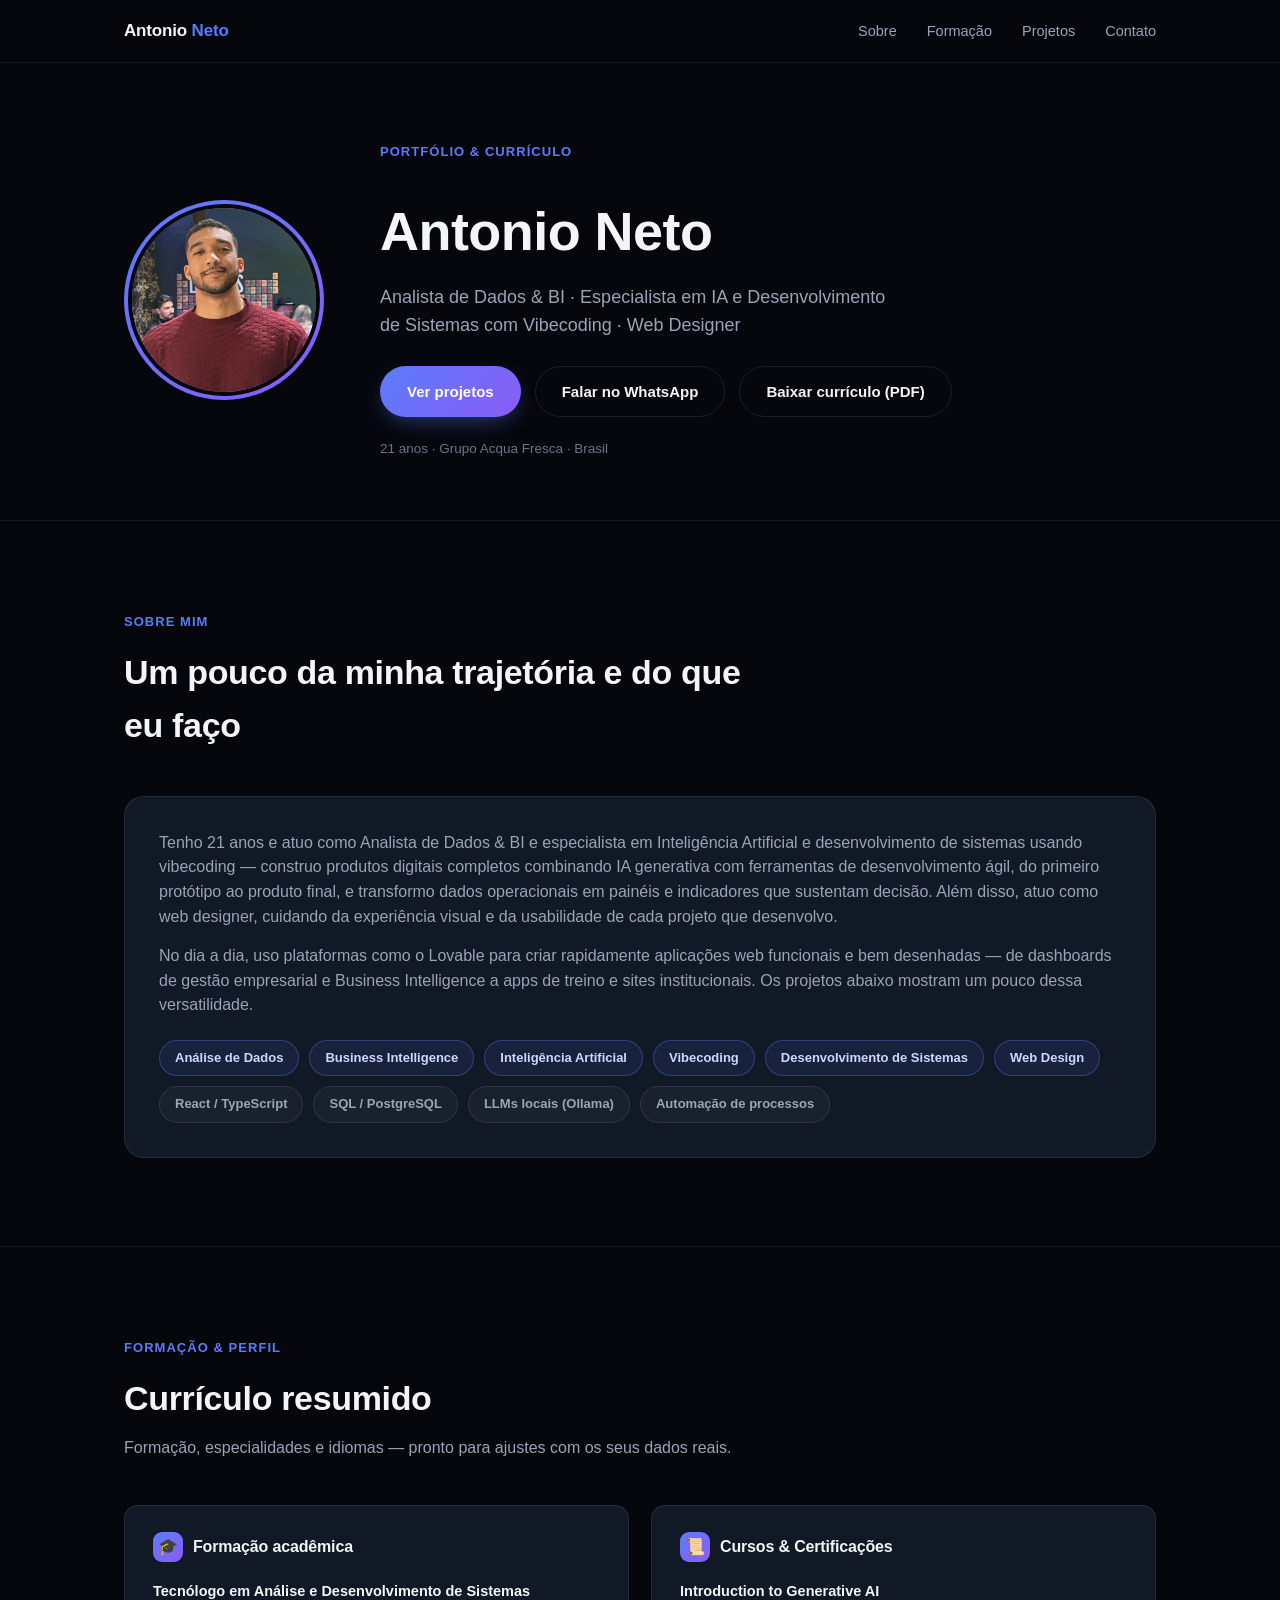
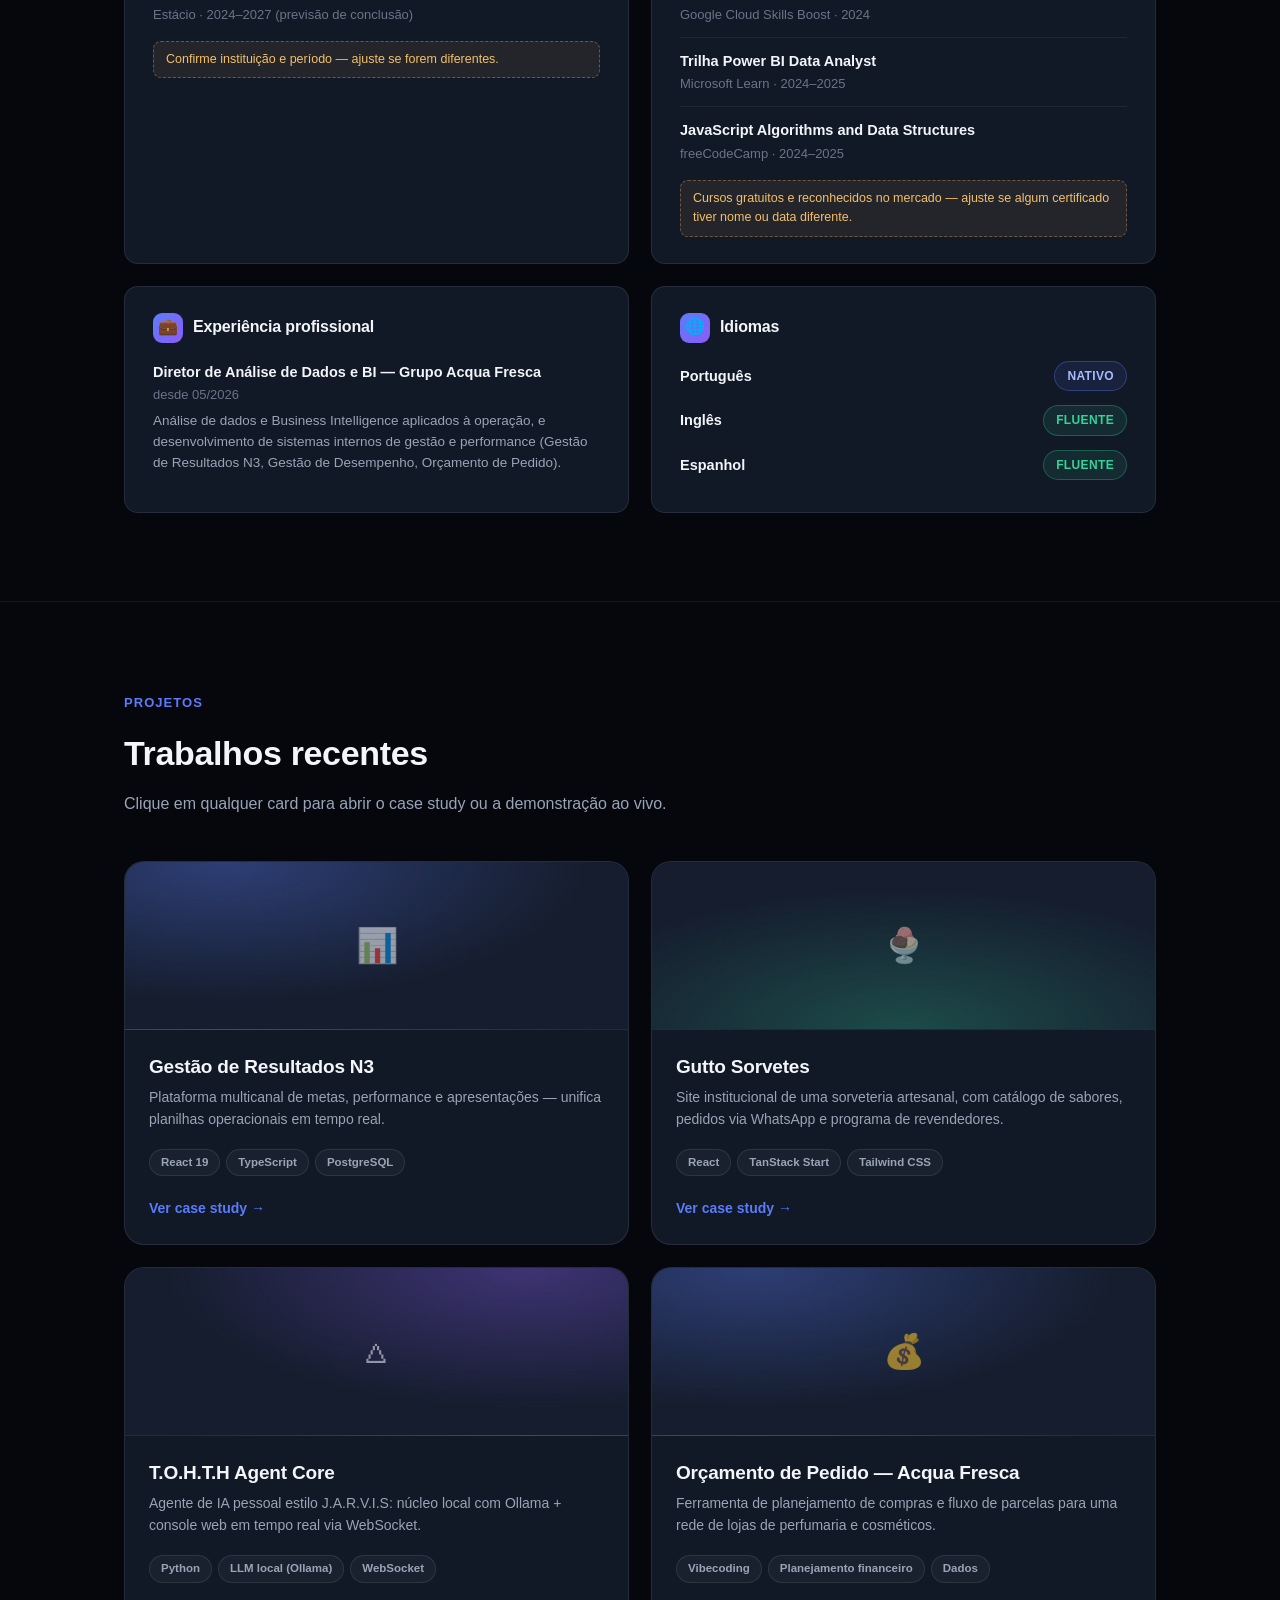
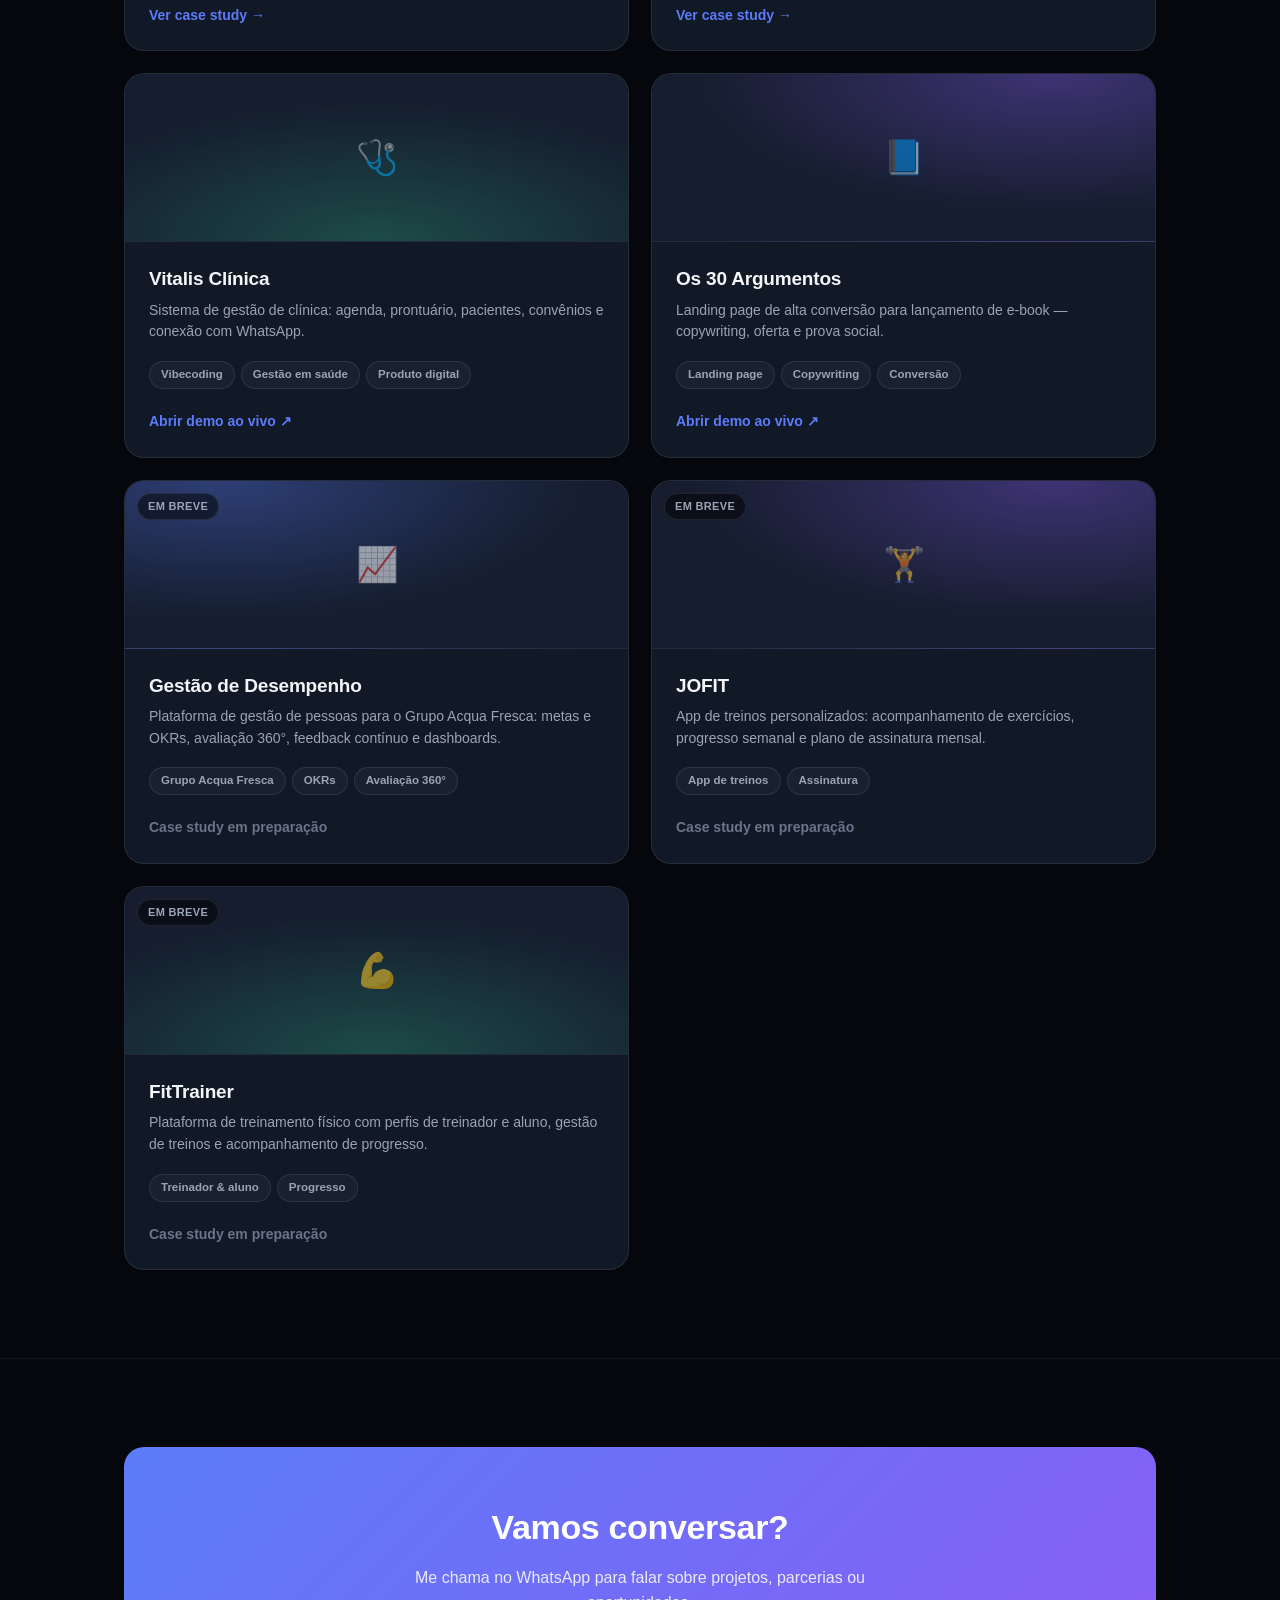
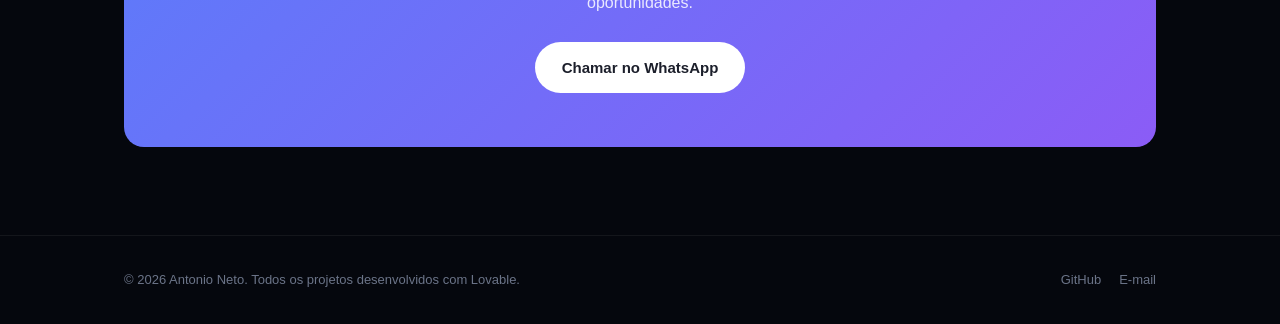
<file: index.html>
<!doctype html>
<html lang="pt-BR">
<head>
<meta charset="utf-8" />
<meta name="viewport" content="width=device-width, initial-scale=1" />
<title>Antonio Neto — Portfólio & Currículo</title>
<meta name="description" content="Antonio Neto — Analista de Dados & BI · Especialista em IA e Desenvolvimento de Sistemas com Vibecoding, Web Designer. Portfólio de projetos e currículo." />
<link rel="stylesheet" href="css/style.css" />
</head>
<body>

<header class="site">
  <div class="wrap">
    <a class="logo" href="#top">Antonio <span>Neto</span></a>
    <nav class="site-nav" id="siteNav">
      <a href="#sobre">Sobre</a>
      <a href="#formacao">Formação</a>
      <a href="#projetos">Projetos</a>
      <a href="#contato">Contato</a>
    </nav>
    <button class="nav-toggle" id="navToggle" aria-label="Abrir menu">
      <svg width="18" height="18" viewBox="0 0 24 24" fill="none" stroke="currentColor" stroke-width="2" stroke-linecap="round"><path d="M3 6h18M3 12h18M3 18h18"/></svg>
    </button>
  </div>
</header>

<main id="top">

  <!-- HERO -->
  <section class="hero">
    <div class="wrap">
      <div class="avatar-wrap">
        <img src="assets/img/avatar.jpg" alt="Foto de Antonio Neto" />
      </div>
      <div>
        <span class="eyebrow">Portfólio & Currículo</span>
        <h1>Antonio Neto</h1>
        <p class="role">Analista de Dados &amp; BI · Especialista em IA e Desenvolvimento de Sistemas com Vibecoding · Web Designer</p>
        <div class="cta-row">
          <a href="#projetos" class="btn btn-primary">Ver projetos</a>
                    <a href="https://wa.me/5575999118555" target="_blank" rel="noopener" class="btn btn-outline">Falar no WhatsApp</a>
          <a href="assets/pdf/curriculo-antonio-neto.pdf" target="_blank" rel="noopener" class="btn btn-outline">Baixar currículo (PDF)</a>
        </div>
        <div class="location-line">21 anos · Grupo Acqua Fresca · Brasil</div>
      </div>
    </div>
  </section>

  <!-- SOBRE -->
  <section id="sobre">
    <div class="wrap">
      <div class="section-head">
        <span class="eyebrow">Sobre mim</span>
        <h2>Um pouco da minha trajetória e do que eu faço</h2>
      </div>
      <div class="card">
        <p>Tenho 21 anos e atuo como Analista de Dados & BI e especialista em Inteligência Artificial e desenvolvimento de sistemas usando vibecoding — construo produtos digitais completos combinando IA generativa com ferramentas de desenvolvimento ágil, do primeiro protótipo ao produto final, e transformo dados operacionais em painéis e indicadores que sustentam decisão. Além disso, atuo como web designer, cuidando da experiência visual e da usabilidade de cada projeto que desenvolvo.</p>
        <p>No dia a dia, uso plataformas como o Lovable para criar rapidamente aplicações web funcionais e bem desenhadas — de dashboards de gestão empresarial e Business Intelligence a apps de treino e sites institucionais. Os projetos abaixo mostram um pouco dessa versatilidade.</p>
        <div class="tag-row">
          <span class="tag accent">Análise de Dados</span>
          <span class="tag accent">Business Intelligence</span>
          <span class="tag accent">Inteligência Artificial</span>
          <span class="tag accent">Vibecoding</span>
          <span class="tag accent">Desenvolvimento de Sistemas</span>
          <span class="tag accent">Web Design</span>
          <span class="tag">React / TypeScript</span>
          <span class="tag">SQL / PostgreSQL</span>
          <span class="tag">LLMs locais (Ollama)</span>
          <span class="tag">Automação de processos</span>
        </div>
      </div>
    </div>
  </section>

  <!-- FORMAÇÃO / CURRÍCULO -->
  <section id="formacao">
    <div class="wrap">
      <div class="section-head">
        <span class="eyebrow">Formação & Perfil</span>
        <h2>Currículo resumido</h2>
        <p>Formação, especialidades e idiomas — pronto para ajustes com os seus dados reais.</p>
      </div>

      <div class="resume-grid">

        <div class="resume-card">
          <h3><span class="ic">🎓</span> Formação acadêmica</h3>
          <div class="resume-item">
            <div class="r-title">Tecnólogo em Análise e Desenvolvimento de Sistemas</div>
            <div class="r-meta">Estácio · 2024–2027 (previsão de conclusão)</div>
          </div>
          <div class="placeholder-note">Confirme instituição e período — ajuste se forem diferentes.</div>
        </div>

        <div class="resume-card">
          <h3><span class="ic">📜</span> Cursos & Certificações</h3>
          <div class="resume-item">
            <div class="r-title">Introduction to Generative AI</div>
            <div class="r-meta">Google Cloud Skills Boost · 2024</div>
          </div>
          <div class="resume-item">
            <div class="r-title">Trilha Power BI Data Analyst</div>
            <div class="r-meta">Microsoft Learn · 2024–2025</div>
          </div>
          <div class="resume-item">
            <div class="r-title">JavaScript Algorithms and Data Structures</div>
            <div class="r-meta">freeCodeCamp · 2024–2025</div>
          </div>
          <div class="placeholder-note">Cursos gratuitos e reconhecidos no mercado — ajuste se algum certificado tiver nome ou data diferente.</div>
        </div>

        <div class="resume-card">
          <h3><span class="ic">💼</span> Experiência profissional</h3>
          <div class="resume-item">
            <div class="r-title">Diretor de Análise de Dados e BI — Grupo Acqua Fresca</div>
            <div class="r-meta">desde 05/2026</div>
            <div class="r-desc">Análise de dados e Business Intelligence aplicados à operação, e desenvolvimento de sistemas internos de gestão e performance (Gestão de Resultados N3, Gestão de Desempenho, Orçamento de Pedido).</div>
          </div>
        </div>

        <div class="resume-card">
          <h3><span class="ic">🌐</span> Idiomas</h3>
          <div class="lang-row">
            <div class="lang-item">
              <span class="r-title">Português</span>
              <span class="lang-level native">Nativo</span>
            </div>
            <div class="lang-item">
              <span class="r-title">Inglês</span>
              <span class="lang-level">Fluente</span>
            </div>
            <div class="lang-item">
              <span class="r-title">Espanhol</span>
              <span class="lang-level">Fluente</span>
            </div>
          </div>
        </div>

      </div>
    </div>
  </section>

  <!-- PROJETOS -->
  <section id="projetos">
    <div class="wrap">
      <div class="section-head">
        <span class="eyebrow">Projetos</span>
        <h2>Trabalhos recentes</h2>
        <p>Clique em qualquer card para abrir o case study ou a demonstração ao vivo.</p>
      </div>

      <div class="projects-grid">

        <!-- 1. Gestão de Resultados N3 -->
        <a class="project-card" href="projetos/gestao-resultados-n3/index.html">
          <div class="project-thumb gradient-1"><span class="thumb-icon">📊</span></div>
          <div class="project-body">
            <h3>Gestão de Resultados N3</h3>
            <p>Plataforma multicanal de metas, performance e apresentações — unifica planilhas operacionais em tempo real.</p>
            <div class="project-tags">
              <span class="tag">React 19</span>
              <span class="tag">TypeScript</span>
              <span class="tag">PostgreSQL</span>
            </div>
            <span class="project-link">Ver case study →</span>
          </div>
        </a>

        <!-- 2. Gutto Sorvetes -->
        <a class="project-card" href="projetos/gutto-sorvetes/index.html">
          <div class="project-thumb gradient-3"><span class="thumb-icon">🍨</span></div>
          <div class="project-body">
            <h3>Gutto Sorvetes</h3>
            <p>Site institucional de uma sorveteria artesanal, com catálogo de sabores, pedidos via WhatsApp e programa de revendedores.</p>
            <div class="project-tags">
              <span class="tag">React</span>
              <span class="tag">TanStack Start</span>
              <span class="tag">Tailwind CSS</span>
            </div>
            <span class="project-link">Ver case study →</span>
          </div>
        </a>

        <!-- 3. T.O.H.T.H Agent Core -->
        <a class="project-card" href="projetos/tohth-agent-core/index.html">
          <div class="project-thumb gradient-2"><span class="thumb-icon">🜂</span></div>
          <div class="project-body">
            <h3>T.O.H.T.H Agent Core</h3>
            <p>Agente de IA pessoal estilo J.A.R.V.I.S: núcleo local com Ollama + console web em tempo real via WebSocket.</p>
            <div class="project-tags">
              <span class="tag">Python</span>
              <span class="tag">LLM local (Ollama)</span>
              <span class="tag">WebSocket</span>
            </div>
            <span class="project-link">Ver case study →</span>
          </div>
        </a>

        <!-- 4. Orçamento Acqua Fresca -->
        <a class="project-card" href="projetos/orcamento-acqua-fresca/index.html">
          <div class="project-thumb gradient-1"><span class="thumb-icon">💰</span></div>
          <div class="project-body">
            <h3>Orçamento de Pedido — Acqua Fresca</h3>
            <p>Ferramenta de planejamento de compras e fluxo de parcelas para uma rede de lojas de perfumaria e cosméticos.</p>
            <div class="project-tags">
              <span class="tag">Vibecoding</span>
              <span class="tag">Planejamento financeiro</span>
              <span class="tag">Dados</span>
            </div>
            <span class="project-link">Ver case study →</span>
          </div>
        </a>

        <!-- 5. Vitalis Clínica -->
        <a class="project-card" href="projetos/vitalis-clinica/index.html" target="_blank" rel="noopener">
          <div class="project-thumb gradient-3"><span class="thumb-icon">🩺</span></div>
          <div class="project-body">
            <h3>Vitalis Clínica</h3>
            <p>Sistema de gestão de clínica: agenda, prontuário, pacientes, convênios e conexão com WhatsApp.</p>
            <div class="project-tags">
              <span class="tag">Vibecoding</span>
              <span class="tag">Gestão em saúde</span>
              <span class="tag">Produto digital</span>
            </div>
            <span class="project-link">Abrir demo ao vivo ↗</span>
          </div>
        </a>

        <!-- 6. Os 30 Argumentos -->
        <a class="project-card" href="projetos/os-30-argumentos/index.html" target="_blank" rel="noopener">
          <div class="project-thumb gradient-2"><span class="thumb-icon">📘</span></div>
          <div class="project-body">
            <h3>Os 30 Argumentos</h3>
            <p>Landing page de alta conversão para lançamento de e-book — copywriting, oferta e prova social.</p>
            <div class="project-tags">
              <span class="tag">Landing page</span>
              <span class="tag">Copywriting</span>
              <span class="tag">Conversão</span>
            </div>
            <span class="project-link">Abrir demo ao vivo ↗</span>
          </div>
        </a>

        <!-- 7. Gestão de Desempenho -->
        <div class="project-card">
          <div class="project-thumb gradient-1">
            <span class="thumb-badge">Em breve</span>
            <span class="thumb-icon">📈</span>
          </div>
          <div class="project-body">
            <h3>Gestão de Desempenho</h3>
            <p>Plataforma de gestão de pessoas para o Grupo Acqua Fresca: metas e OKRs, avaliação 360°, feedback contínuo e dashboards.</p>
            <div class="project-tags">
              <span class="tag">Grupo Acqua Fresca</span>
              <span class="tag">OKRs</span>
              <span class="tag">Avaliação 360°</span>
            </div>
            <span class="project-link disabled">Case study em preparação</span>
          </div>
        </div>

        <!-- 8. JOFIT -->
        <div class="project-card">
          <div class="project-thumb gradient-2">
            <span class="thumb-badge">Em breve</span>
            <span class="thumb-icon">🏋️</span>
          </div>
          <div class="project-body">
            <h3>JOFIT</h3>
            <p>App de treinos personalizados: acompanhamento de exercícios, progresso semanal e plano de assinatura mensal.</p>
            <div class="project-tags">
              <span class="tag">App de treinos</span>
              <span class="tag">Assinatura</span>
            </div>
            <span class="project-link disabled">Case study em preparação</span>
          </div>
        </div>

        <!-- 9. FitTrainer -->
        <div class="project-card">
          <div class="project-thumb gradient-3">
            <span class="thumb-badge">Em breve</span>
            <span class="thumb-icon">💪</span>
          </div>
          <div class="project-body">
            <h3>FitTrainer</h3>
            <p>Plataforma de treinamento físico com perfis de treinador e aluno, gestão de treinos e acompanhamento de progresso.</p>
            <div class="project-tags">
              <span class="tag">Treinador & aluno</span>
              <span class="tag">Progresso</span>
            </div>
            <span class="project-link disabled">Case study em preparação</span>
          </div>
        </div>

      </div>
    </div>
  </section>

  <!-- CONTATO -->
  <section id="contato">
    <div class="wrap">
      <div class="cta-band">
        <h2>Vamos conversar?</h2>
        <p>Me chama no WhatsApp para falar sobre projetos, parcerias ou oportunidades.</p>
                <a href="https://wa.me/5575999118555" target="_blank" rel="noopener" class="btn btn-outline">Chamar no WhatsApp</a>
      </div>
    </div>
  </section>

</main>

<footer class="site">
  <div class="wrap">
    <p>© 2026 Antonio Neto. Todos os projetos desenvolvidos com Lovable.</p>
    <div class="footer-links">
      <a href="https://github.com/antonioneto62258-hub" target="_blank" rel="noopener">GitHub</a>
      <a href="mailto:antonioneto62258@gmail.com">E-mail</a>
    </div>
  </div>
</footer>

<script src="js/script.js"></script>
</body>
</html>
</file>
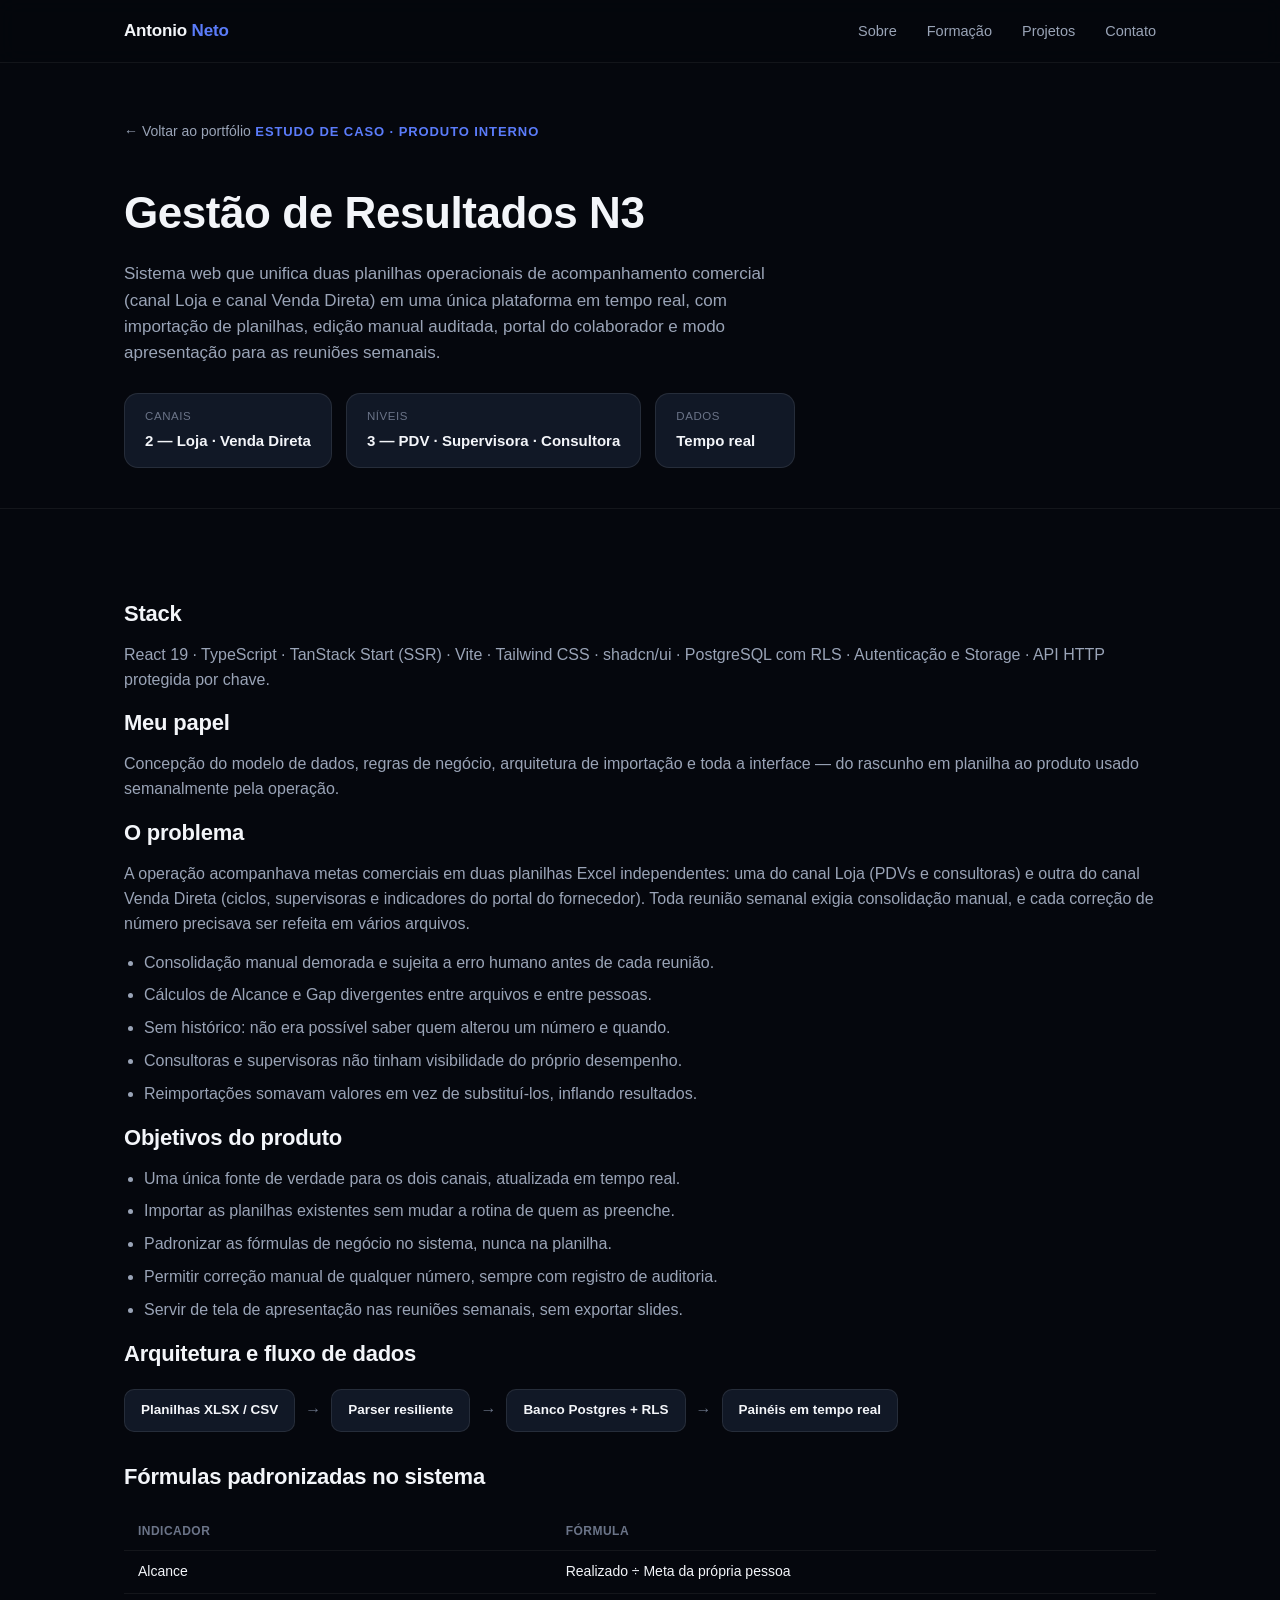
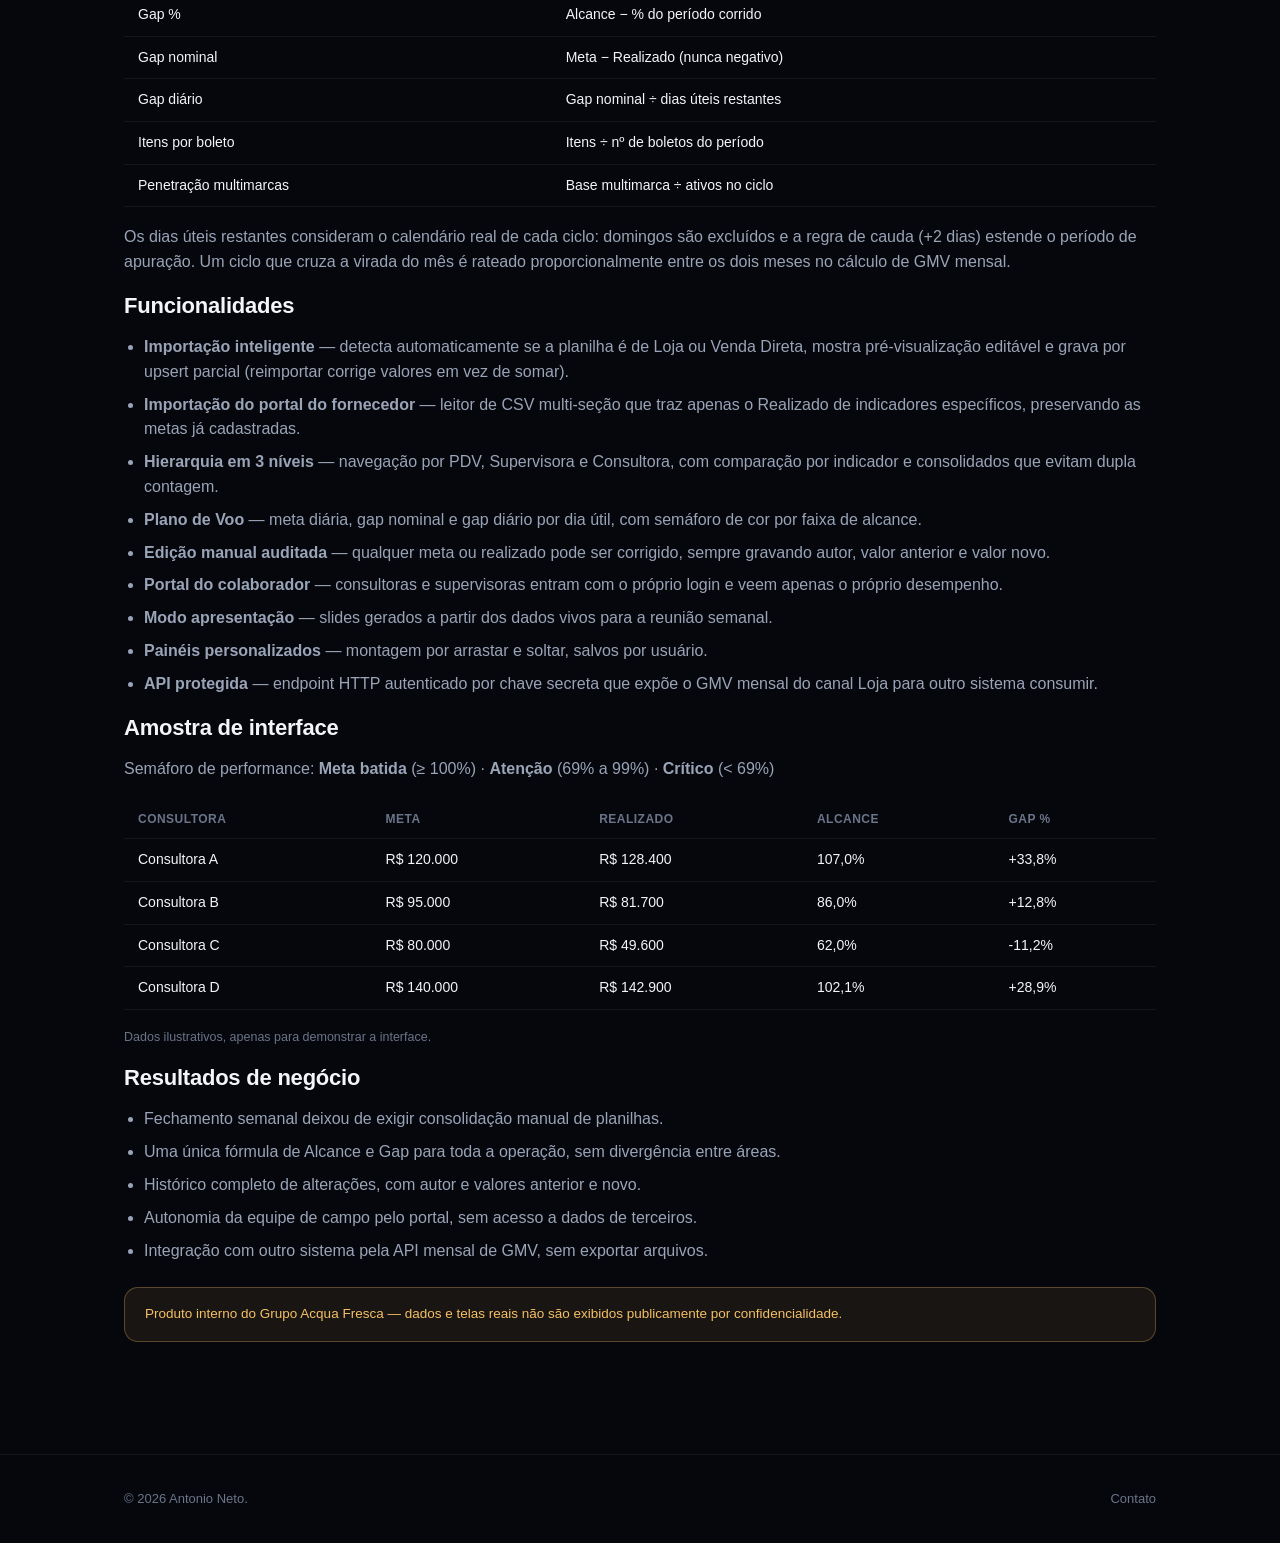
<file: projetos/gestao-resultados-n3/index.html>
<!doctype html>
<html lang="pt-BR">
<head>
<meta charset="utf-8" />
<meta name="viewport" content="width=device-width, initial-scale=1" />
<title>Gestão de Resultados N3 — Case study · Antonio Neto</title>
<meta name="description" content="Estudo de caso: plataforma multicanal de metas, performance e apresentações para acompanhamento comercial em tempo real." />
<link rel="stylesheet" href="../../css/style.css" />
</head>
<body>

<header class="site">
  <div class="wrap">
    <a class="logo" href="../../index.html">Antonio <span>Neto</span></a>
    <nav class="site-nav" id="siteNav">
      <a href="../../index.html#sobre">Sobre</a>
      <a href="../../index.html#formacao">Formação</a>
      <a href="../../index.html#projetos">Projetos</a>
      <a href="../../index.html#contato">Contato</a>
    </nav>
  </div>
</header>

<main>
  <section class="case-hero">
    <div class="wrap">
      <a class="case-back" href="../../index.html#projetos">← Voltar ao portfólio</a>
      <span class="case-kicker">Estudo de caso · Produto interno</span>
      <h1>Gestão de Resultados N3</h1>
      <p class="lead">Sistema web que unifica duas planilhas operacionais de acompanhamento comercial (canal Loja e canal Venda Direta) em uma única plataforma em tempo real, com importação de planilhas, edição manual auditada, portal do colaborador e modo apresentação para as reuniões semanais.</p>

      <div class="case-meta">
        <div class="meta-pill"><div class="k">Canais</div><div class="v">2 — Loja · Venda Direta</div></div>
        <div class="meta-pill"><div class="k">Níveis</div><div class="v">3 — PDV · Supervisora · Consultora</div></div>
        <div class="meta-pill"><div class="k">Dados</div><div class="v">Tempo real</div></div>
      </div>
    </div>
  </section>

  <section class="case-body">
    <div class="wrap">

      <h2>Stack</h2>
      <p>React 19 · TypeScript · TanStack Start (SSR) · Vite · Tailwind CSS · shadcn/ui · PostgreSQL com RLS · Autenticação e Storage · API HTTP protegida por chave.</p>

      <h2>Meu papel</h2>
      <p>Concepção do modelo de dados, regras de negócio, arquitetura de importação e toda a interface — do rascunho em planilha ao produto usado semanalmente pela operação.</p>

      <h2>O problema</h2>
      <p>A operação acompanhava metas comerciais em duas planilhas Excel independentes: uma do canal Loja (PDVs e consultoras) e outra do canal Venda Direta (ciclos, supervisoras e indicadores do portal do fornecedor). Toda reunião semanal exigia consolidação manual, e cada correção de número precisava ser refeita em vários arquivos.</p>
      <ul>
        <li>Consolidação manual demorada e sujeita a erro humano antes de cada reunião.</li>
        <li>Cálculos de Alcance e Gap divergentes entre arquivos e entre pessoas.</li>
        <li>Sem histórico: não era possível saber quem alterou um número e quando.</li>
        <li>Consultoras e supervisoras não tinham visibilidade do próprio desempenho.</li>
        <li>Reimportações somavam valores em vez de substituí-los, inflando resultados.</li>
      </ul>

      <h2>Objetivos do produto</h2>
      <ul>
        <li>Uma única fonte de verdade para os dois canais, atualizada em tempo real.</li>
        <li>Importar as planilhas existentes sem mudar a rotina de quem as preenche.</li>
        <li>Padronizar as fórmulas de negócio no sistema, nunca na planilha.</li>
        <li>Permitir correção manual de qualquer número, sempre com registro de auditoria.</li>
        <li>Servir de tela de apresentação nas reuniões semanais, sem exportar slides.</li>
      </ul>

      <h2>Arquitetura e fluxo de dados</h2>
      <div class="case-flow">
        <div class="step">Planilhas XLSX / CSV</div>
        <span class="arrow">→</span>
        <div class="step">Parser resiliente</div>
        <span class="arrow">→</span>
        <div class="step">Banco Postgres + RLS</div>
        <span class="arrow">→</span>
        <div class="step">Painéis em tempo real</div>
      </div>

      <h2>Fórmulas padronizadas no sistema</h2>
      <table>
        <tr><th>Indicador</th><th>Fórmula</th></tr>
        <tr><td>Alcance</td><td>Realizado ÷ Meta da própria pessoa</td></tr>
        <tr><td>Gap %</td><td>Alcance − % do período corrido</td></tr>
        <tr><td>Gap nominal</td><td>Meta − Realizado (nunca negativo)</td></tr>
        <tr><td>Gap diário</td><td>Gap nominal ÷ dias úteis restantes</td></tr>
        <tr><td>Itens por boleto</td><td>Itens ÷ nº de boletos do período</td></tr>
        <tr><td>Penetração multimarcas</td><td>Base multimarca ÷ ativos no ciclo</td></tr>
      </table>
      <p>Os dias úteis restantes consideram o calendário real de cada ciclo: domingos são excluídos e a regra de cauda (+2 dias) estende o período de apuração. Um ciclo que cruza a virada do mês é rateado proporcionalmente entre os dois meses no cálculo de GMV mensal.</p>

      <h2>Funcionalidades</h2>
      <ul>
        <li><strong>Importação inteligente</strong> — detecta automaticamente se a planilha é de Loja ou Venda Direta, mostra pré-visualização editável e grava por upsert parcial (reimportar corrige valores em vez de somar).</li>
        <li><strong>Importação do portal do fornecedor</strong> — leitor de CSV multi-seção que traz apenas o Realizado de indicadores específicos, preservando as metas já cadastradas.</li>
        <li><strong>Hierarquia em 3 níveis</strong> — navegação por PDV, Supervisora e Consultora, com comparação por indicador e consolidados que evitam dupla contagem.</li>
        <li><strong>Plano de Voo</strong> — meta diária, gap nominal e gap diário por dia útil, com semáforo de cor por faixa de alcance.</li>
        <li><strong>Edição manual auditada</strong> — qualquer meta ou realizado pode ser corrigido, sempre gravando autor, valor anterior e valor novo.</li>
        <li><strong>Portal do colaborador</strong> — consultoras e supervisoras entram com o próprio login e veem apenas o próprio desempenho.</li>
        <li><strong>Modo apresentação</strong> — slides gerados a partir dos dados vivos para a reunião semanal.</li>
        <li><strong>Painéis personalizados</strong> — montagem por arrastar e soltar, salvos por usuário.</li>
        <li><strong>API protegida</strong> — endpoint HTTP autenticado por chave secreta que expõe o GMV mensal do canal Loja para outro sistema consumir.</li>
      </ul>

      <h2>Amostra de interface</h2>
      <p>Semáforo de performance: <strong>Meta batida</strong> (≥ 100%) · <strong>Atenção</strong> (69% a 99%) · <strong>Crítico</strong> (&lt; 69%)</p>
      <table>
        <tr><th>Consultora</th><th>Meta</th><th>Realizado</th><th>Alcance</th><th>Gap %</th></tr>
        <tr><td>Consultora A</td><td>R$ 120.000</td><td>R$ 128.400</td><td>107,0%</td><td>+33,8%</td></tr>
        <tr><td>Consultora B</td><td>R$ 95.000</td><td>R$ 81.700</td><td>86,0%</td><td>+12,8%</td></tr>
        <tr><td>Consultora C</td><td>R$ 80.000</td><td>R$ 49.600</td><td>62,0%</td><td>-11,2%</td></tr>
        <tr><td>Consultora D</td><td>R$ 140.000</td><td>R$ 142.900</td><td>102,1%</td><td>+28,9%</td></tr>
      </table>
      <p style="font-size:12.5px;color:var(--text-faint)">Dados ilustrativos, apenas para demonstrar a interface.</p>

      <h2>Resultados de negócio</h2>
      <ul>
        <li>Fechamento semanal deixou de exigir consolidação manual de planilhas.</li>
        <li>Uma única fórmula de Alcance e Gap para toda a operação, sem divergência entre áreas.</li>
        <li>Histórico completo de alterações, com autor e valores anterior e novo.</li>
        <li>Autonomia da equipe de campo pelo portal, sem acesso a dados de terceiros.</li>
        <li>Integração com outro sistema pela API mensal de GMV, sem exportar arquivos.</li>
      </ul>

      <div class="case-note">Produto interno do Grupo Acqua Fresca — dados e telas reais não são exibidos publicamente por confidencialidade.</div>

    </div>
  </section>
</main>

<footer class="site">
  <div class="wrap">
    <p>© 2026 Antonio Neto.</p>
    <div class="footer-links">
      <a href="../../index.html#contato">Contato</a>
    </div>
  </div>
</footer>

</body>
</html>
</file>
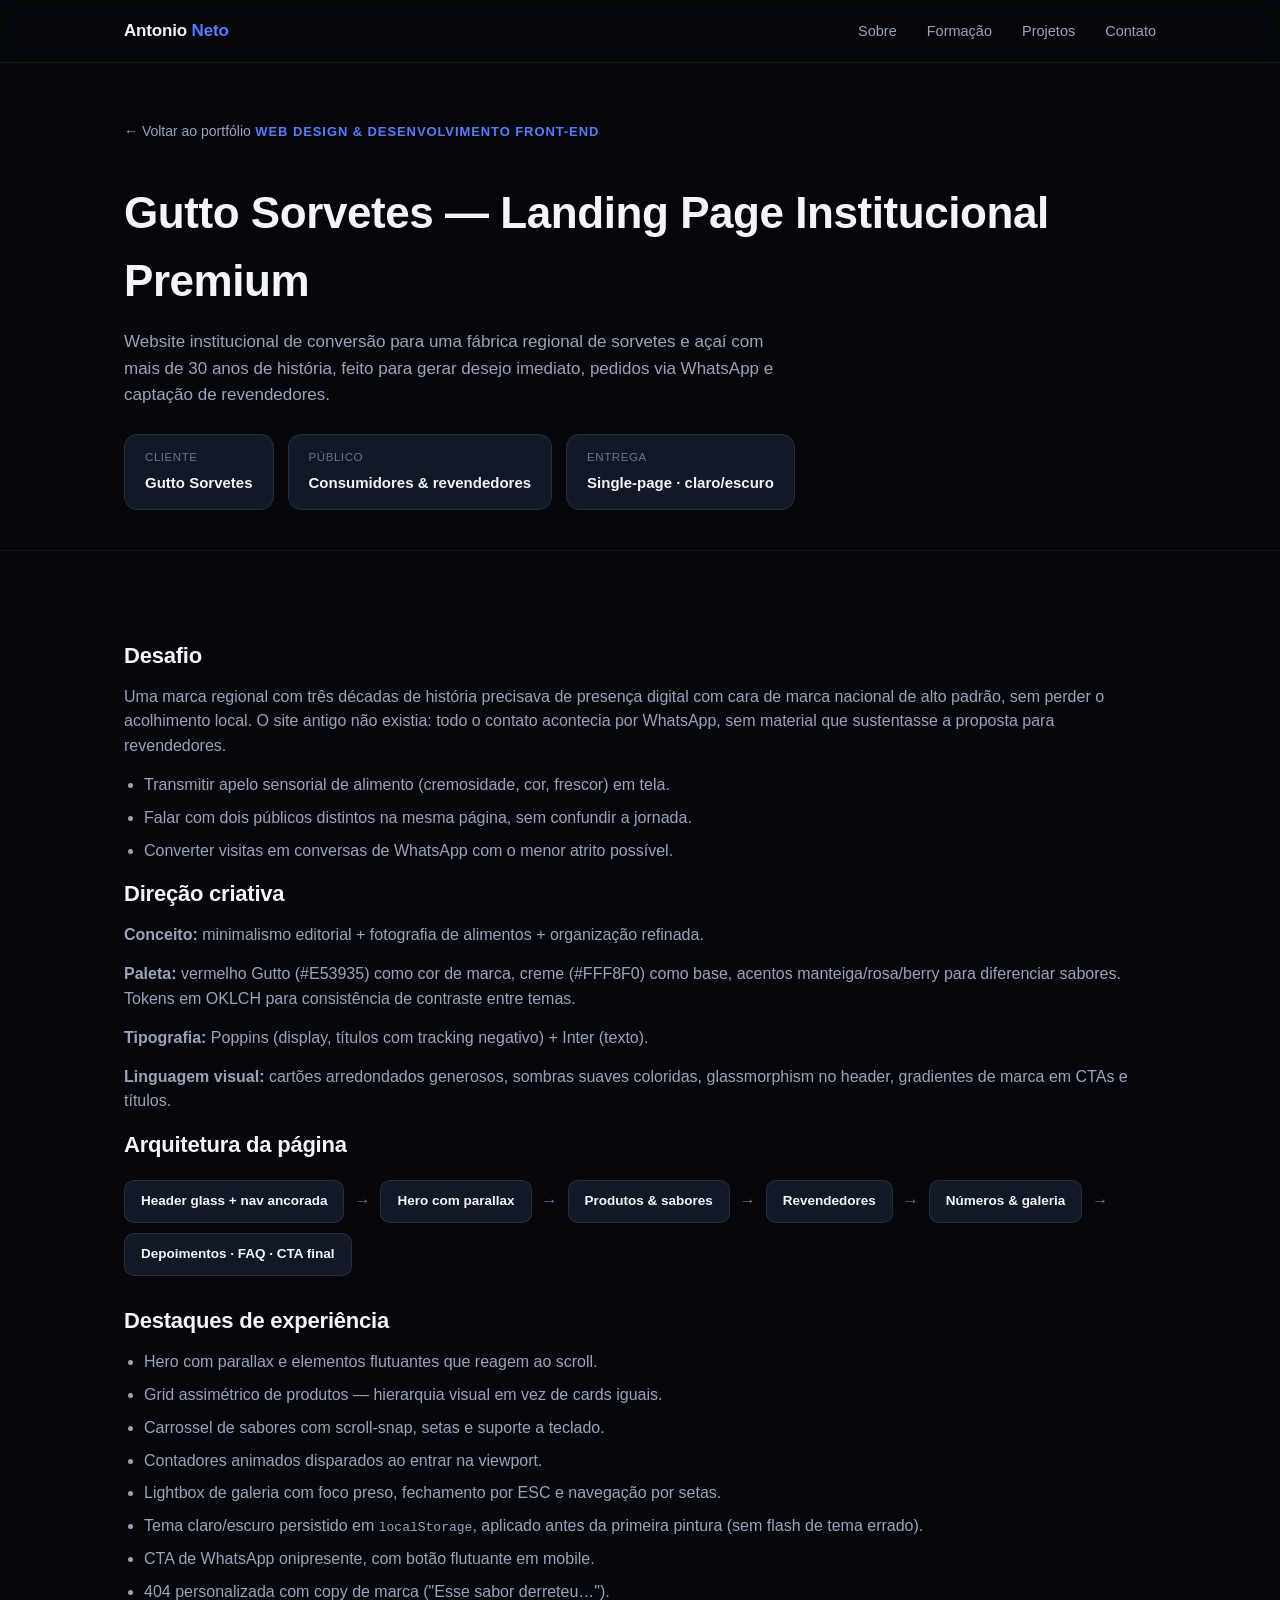
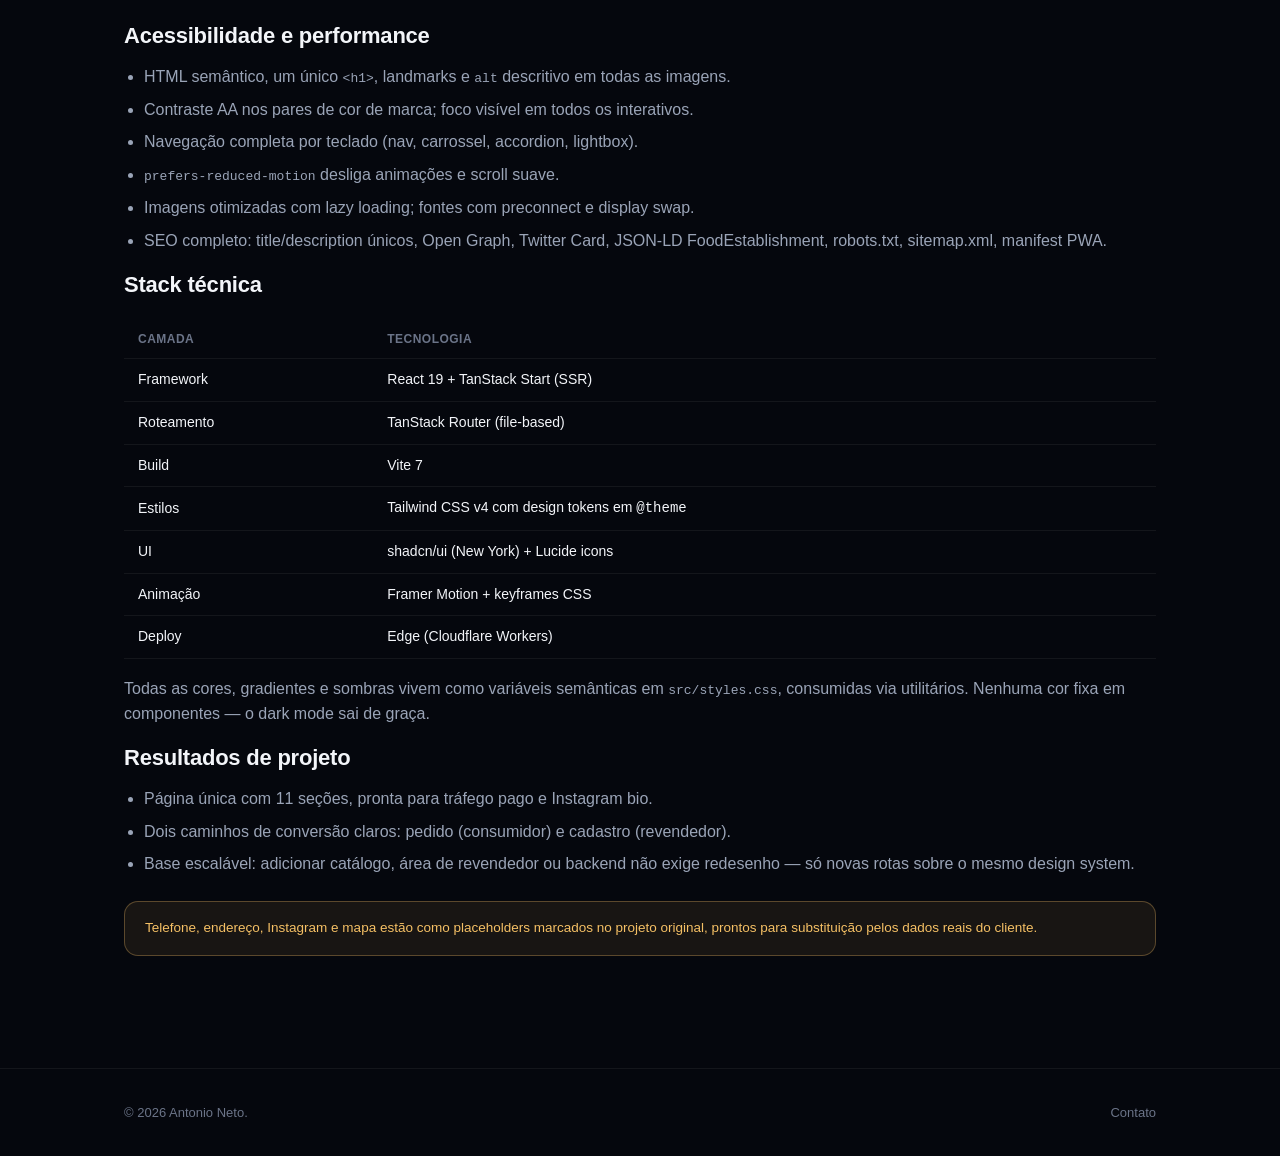
<file: projetos/gutto-sorvetes/index.html>
<!doctype html>
<html lang="pt-BR">
<head>
<meta charset="utf-8" />
<meta name="viewport" content="width=device-width, initial-scale=1" />
<title>Gutto Sorvetes — Case study · Antonio Neto</title>
<meta name="description" content="Estudo de caso: landing page institucional premium para a Gutto Sorvetes, fábrica regional de sorvetes e açaí." />
<link rel="stylesheet" href="../../css/style.css" />
</head>
<body>

<header class="site">
  <div class="wrap">
    <a class="logo" href="../../index.html">Antonio <span>Neto</span></a>
    <nav class="site-nav" id="siteNav">
      <a href="../../index.html#sobre">Sobre</a>
      <a href="../../index.html#formacao">Formação</a>
      <a href="../../index.html#projetos">Projetos</a>
      <a href="../../index.html#contato">Contato</a>
    </nav>
  </div>
</header>

<main>
  <section class="case-hero">
    <div class="wrap">
      <a class="case-back" href="../../index.html#projetos">← Voltar ao portfólio</a>
      <span class="case-kicker">Web design & desenvolvimento front-end</span>
      <h1>Gutto Sorvetes — Landing Page Institucional Premium</h1>
      <p class="lead">Website institucional de conversão para uma fábrica regional de sorvetes e açaí com mais de 30 anos de história, feito para gerar desejo imediato, pedidos via WhatsApp e captação de revendedores.</p>

      <div class="case-meta">
        <div class="meta-pill"><div class="k">Cliente</div><div class="v">Gutto Sorvetes</div></div>
        <div class="meta-pill"><div class="k">Público</div><div class="v">Consumidores & revendedores</div></div>
        <div class="meta-pill"><div class="k">Entrega</div><div class="v">Single-page · claro/escuro</div></div>
      </div>
    </div>
  </section>

  <section class="case-body">
    <div class="wrap">

      <h2>Desafio</h2>
      <p>Uma marca regional com três décadas de história precisava de presença digital com cara de marca nacional de alto padrão, sem perder o acolhimento local. O site antigo não existia: todo o contato acontecia por WhatsApp, sem material que sustentasse a proposta para revendedores.</p>
      <ul>
        <li>Transmitir apelo sensorial de alimento (cremosidade, cor, frescor) em tela.</li>
        <li>Falar com dois públicos distintos na mesma página, sem confundir a jornada.</li>
        <li>Converter visitas em conversas de WhatsApp com o menor atrito possível.</li>
      </ul>

      <h2>Direção criativa</h2>
      <p><strong>Conceito:</strong> minimalismo editorial + fotografia de alimentos + organização refinada.</p>
      <p><strong>Paleta:</strong> vermelho Gutto (#E53935) como cor de marca, creme (#FFF8F0) como base, acentos manteiga/rosa/berry para diferenciar sabores. Tokens em OKLCH para consistência de contraste entre temas.</p>
      <p><strong>Tipografia:</strong> Poppins (display, títulos com tracking negativo) + Inter (texto).</p>
      <p><strong>Linguagem visual:</strong> cartões arredondados generosos, sombras suaves coloridas, glassmorphism no header, gradientes de marca em CTAs e títulos.</p>

      <h2>Arquitetura da página</h2>
      <div class="case-flow">
        <div class="step">Header glass + nav ancorada</div>
        <span class="arrow">→</span>
        <div class="step">Hero com parallax</div>
        <span class="arrow">→</span>
        <div class="step">Produtos & sabores</div>
        <span class="arrow">→</span>
        <div class="step">Revendedores</div>
        <span class="arrow">→</span>
        <div class="step">Números & galeria</div>
        <span class="arrow">→</span>
        <div class="step">Depoimentos · FAQ · CTA final</div>
      </div>

      <h2>Destaques de experiência</h2>
      <ul>
        <li>Hero com parallax e elementos flutuantes que reagem ao scroll.</li>
        <li>Grid assimétrico de produtos — hierarquia visual em vez de cards iguais.</li>
        <li>Carrossel de sabores com scroll-snap, setas e suporte a teclado.</li>
        <li>Contadores animados disparados ao entrar na viewport.</li>
        <li>Lightbox de galeria com foco preso, fechamento por ESC e navegação por setas.</li>
        <li>Tema claro/escuro persistido em <code>localStorage</code>, aplicado antes da primeira pintura (sem flash de tema errado).</li>
        <li>CTA de WhatsApp onipresente, com botão flutuante em mobile.</li>
        <li>404 personalizada com copy de marca ("Esse sabor derreteu…").</li>
      </ul>

      <h2>Acessibilidade e performance</h2>
      <ul>
        <li>HTML semântico, um único <code>&lt;h1&gt;</code>, landmarks e <code>alt</code> descritivo em todas as imagens.</li>
        <li>Contraste AA nos pares de cor de marca; foco visível em todos os interativos.</li>
        <li>Navegação completa por teclado (nav, carrossel, accordion, lightbox).</li>
        <li><code>prefers-reduced-motion</code> desliga animações e scroll suave.</li>
        <li>Imagens otimizadas com lazy loading; fontes com preconnect e display swap.</li>
        <li>SEO completo: title/description únicos, Open Graph, Twitter Card, JSON-LD FoodEstablishment, robots.txt, sitemap.xml, manifest PWA.</li>
      </ul>

      <h2>Stack técnica</h2>
      <table>
        <tr><th>Camada</th><th>Tecnologia</th></tr>
        <tr><td>Framework</td><td>React 19 + TanStack Start (SSR)</td></tr>
        <tr><td>Roteamento</td><td>TanStack Router (file-based)</td></tr>
        <tr><td>Build</td><td>Vite 7</td></tr>
        <tr><td>Estilos</td><td>Tailwind CSS v4 com design tokens em <code>@theme</code></td></tr>
        <tr><td>UI</td><td>shadcn/ui (New York) + Lucide icons</td></tr>
        <tr><td>Animação</td><td>Framer Motion + keyframes CSS</td></tr>
        <tr><td>Deploy</td><td>Edge (Cloudflare Workers)</td></tr>
      </table>
      <p>Todas as cores, gradientes e sombras vivem como variáveis semânticas em <code>src/styles.css</code>, consumidas via utilitários. Nenhuma cor fixa em componentes — o dark mode sai de graça.</p>

      <h2>Resultados de projeto</h2>
      <ul>
        <li>Página única com 11 seções, pronta para tráfego pago e Instagram bio.</li>
        <li>Dois caminhos de conversão claros: pedido (consumidor) e cadastro (revendedor).</li>
        <li>Base escalável: adicionar catálogo, área de revendedor ou backend não exige redesenho — só novas rotas sobre o mesmo design system.</li>
      </ul>

      <div class="case-note">Telefone, endereço, Instagram e mapa estão como placeholders marcados no projeto original, prontos para substituição pelos dados reais do cliente.</div>

    </div>
  </section>
</main>

<footer class="site">
  <div class="wrap">
    <p>© 2026 Antonio Neto.</p>
    <div class="footer-links">
      <a href="../../index.html#contato">Contato</a>
    </div>
  </div>
</footer>

</body>
</html>
</file>
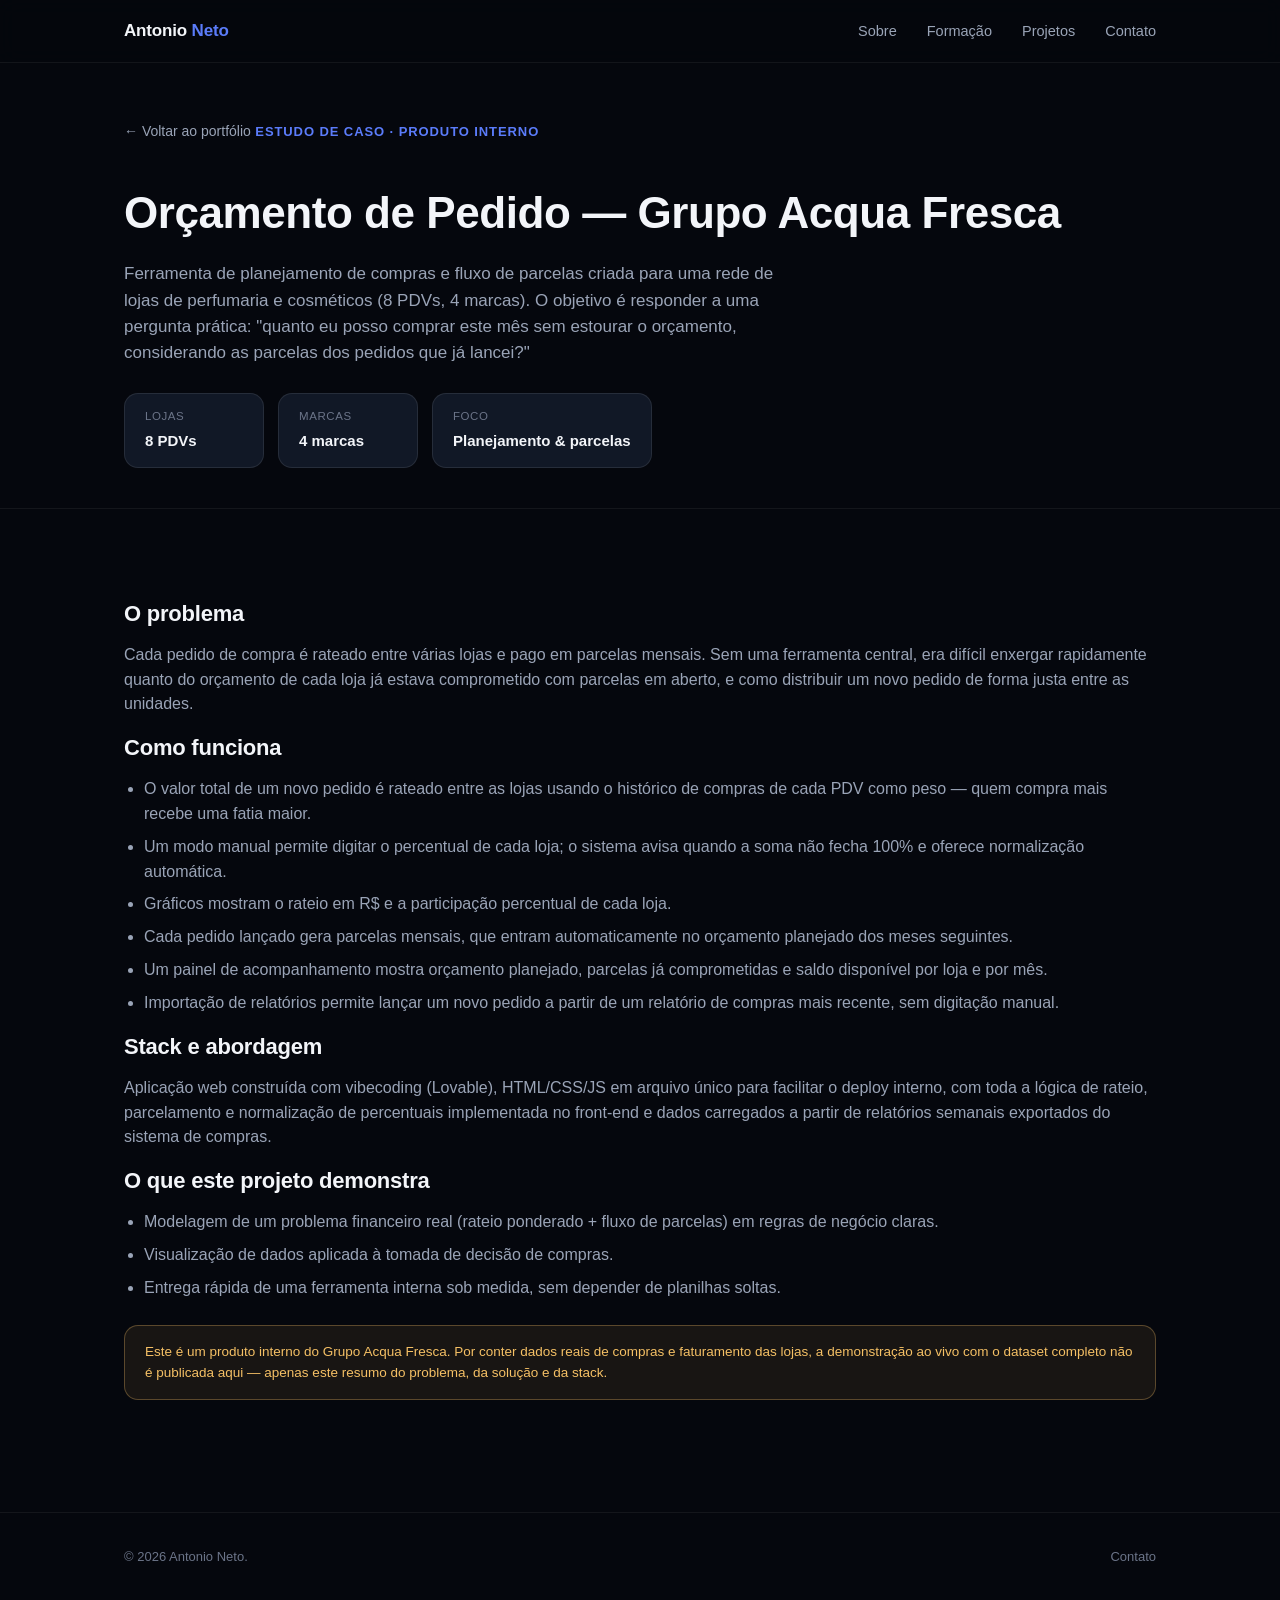
<file: projetos/orcamento-acqua-fresca/index.html>
<!doctype html>
<html lang="pt-BR">
<head>
<meta charset="utf-8" />
<meta name="viewport" content="width=device-width, initial-scale=1" />
<title>Orçamento de Pedido — Acqua Fresca — Case study · Antonio Neto</title>
<meta name="description" content="Estudo de caso: ferramenta de planejamento de compras e fluxo de parcelas para uma rede de lojas de perfumaria e cosméticos." />
<link rel="stylesheet" href="../../css/style.css" />
</head>
<body>

<header class="site">
  <div class="wrap">
    <a class="logo" href="../../index.html">Antonio <span>Neto</span></a>
    <nav class="site-nav" id="siteNav">
      <a href="../../index.html#sobre">Sobre</a>
      <a href="../../index.html#formacao">Formação</a>
      <a href="../../index.html#projetos">Projetos</a>
      <a href="../../index.html#contato">Contato</a>
    </nav>
  </div>
</header>

<main>
  <section class="case-hero">
    <div class="wrap">
      <a class="case-back" href="../../index.html#projetos">← Voltar ao portfólio</a>
      <span class="case-kicker">Estudo de caso · Produto interno</span>
      <h1>Orçamento de Pedido — Grupo Acqua Fresca</h1>
      <p class="lead">Ferramenta de planejamento de compras e fluxo de parcelas criada para uma rede de lojas de perfumaria e cosméticos (8 PDVs, 4 marcas). O objetivo é responder a uma pergunta prática: "quanto eu posso comprar este mês sem estourar o orçamento, considerando as parcelas dos pedidos que já lancei?"</p>

      <div class="case-meta">
        <div class="meta-pill"><div class="k">Lojas</div><div class="v">8 PDVs</div></div>
        <div class="meta-pill"><div class="k">Marcas</div><div class="v">4 marcas</div></div>
        <div class="meta-pill"><div class="k">Foco</div><div class="v">Planejamento & parcelas</div></div>
      </div>
    </div>
  </section>

  <section class="case-body">
    <div class="wrap">

      <h2>O problema</h2>
      <p>Cada pedido de compra é rateado entre várias lojas e pago em parcelas mensais. Sem uma ferramenta central, era difícil enxergar rapidamente quanto do orçamento de cada loja já estava comprometido com parcelas em aberto, e como distribuir um novo pedido de forma justa entre as unidades.</p>

      <h2>Como funciona</h2>
      <ul>
        <li>O valor total de um novo pedido é rateado entre as lojas usando o histórico de compras de cada PDV como peso — quem compra mais recebe uma fatia maior.</li>
        <li>Um modo manual permite digitar o percentual de cada loja; o sistema avisa quando a soma não fecha 100% e oferece normalização automática.</li>
        <li>Gráficos mostram o rateio em R$ e a participação percentual de cada loja.</li>
        <li>Cada pedido lançado gera parcelas mensais, que entram automaticamente no orçamento planejado dos meses seguintes.</li>
        <li>Um painel de acompanhamento mostra orçamento planejado, parcelas já comprometidas e saldo disponível por loja e por mês.</li>
        <li>Importação de relatórios permite lançar um novo pedido a partir de um relatório de compras mais recente, sem digitação manual.</li>
      </ul>

      <h2>Stack e abordagem</h2>
      <p>Aplicação web construída com vibecoding (Lovable), HTML/CSS/JS em arquivo único para facilitar o deploy interno, com toda a lógica de rateio, parcelamento e normalização de percentuais implementada no front-end e dados carregados a partir de relatórios semanais exportados do sistema de compras.</p>

      <h2>O que este projeto demonstra</h2>
      <ul>
        <li>Modelagem de um problema financeiro real (rateio ponderado + fluxo de parcelas) em regras de negócio claras.</li>
        <li>Visualização de dados aplicada à tomada de decisão de compras.</li>
        <li>Entrega rápida de uma ferramenta interna sob medida, sem depender de planilhas soltas.</li>
      </ul>

      <div class="case-note">Este é um produto interno do Grupo Acqua Fresca. Por conter dados reais de compras e faturamento das lojas, a demonstração ao vivo com o dataset completo não é publicada aqui — apenas este resumo do problema, da solução e da stack.</div>

    </div>
  </section>
</main>

<footer class="site">
  <div class="wrap">
    <p>© 2026 Antonio Neto.</p>
    <div class="footer-links">
      <a href="../../index.html#contato">Contato</a>
    </div>
  </div>
</footer>

</body>
</html>
</file>
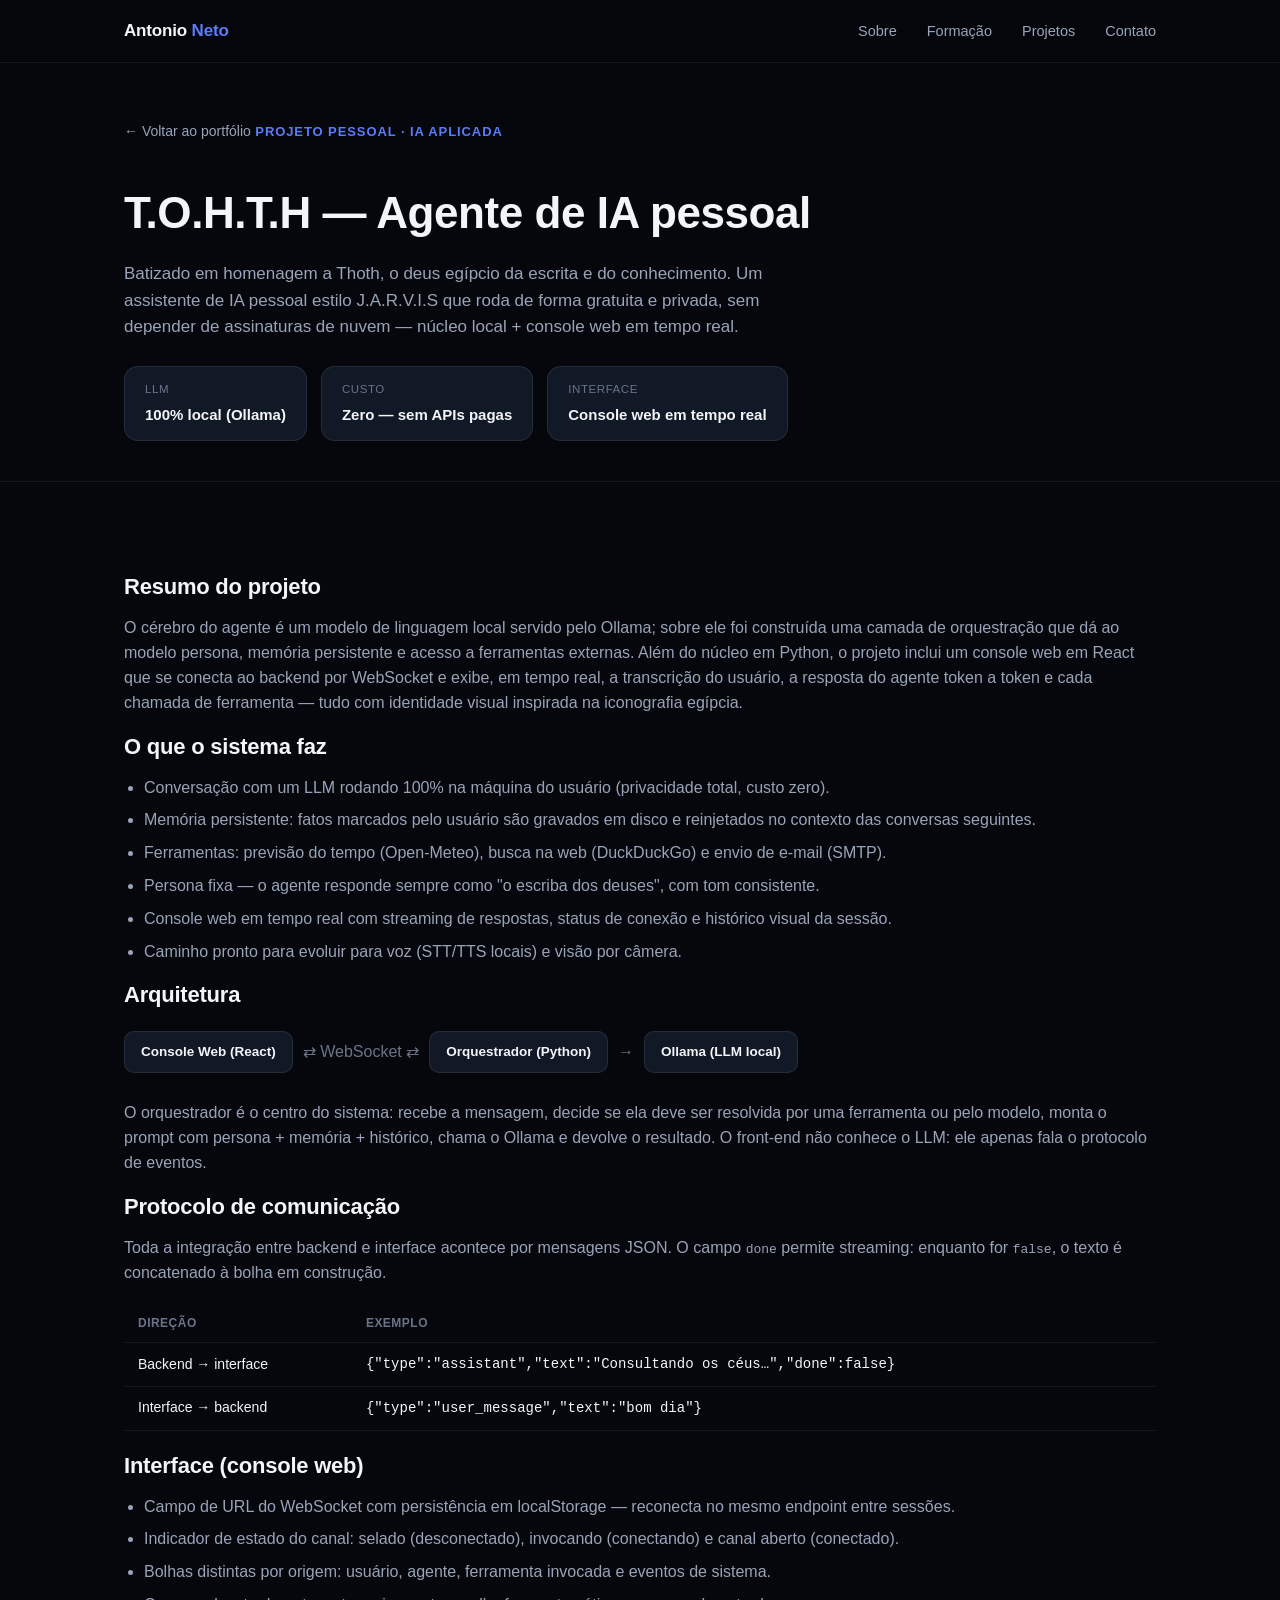
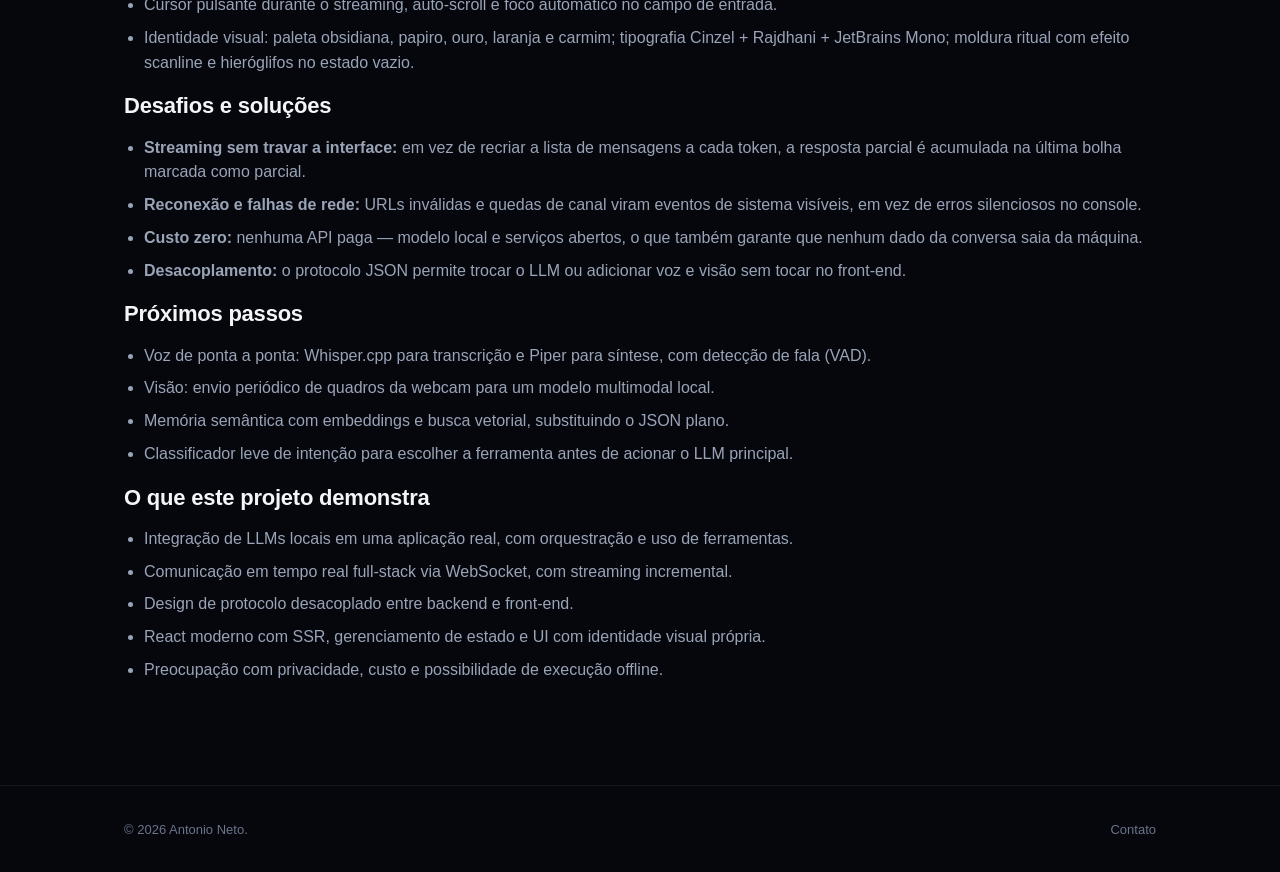
<file: projetos/tohth-agent-core/index.html>
<!doctype html>
<html lang="pt-BR">
<head>
<meta charset="utf-8" />
<meta name="viewport" content="width=device-width, initial-scale=1" />
<title>T.O.H.T.H Agent Core — Case study · Antonio Neto</title>
<meta name="description" content="Estudo de caso: agente de IA pessoal estilo J.A.R.V.I.S, com núcleo local (Ollama) e console web em tempo real via WebSocket." />
<link rel="stylesheet" href="../../css/style.css" />
</head>
<body>

<header class="site">
  <div class="wrap">
    <a class="logo" href="../../index.html">Antonio <span>Neto</span></a>
    <nav class="site-nav" id="siteNav">
      <a href="../../index.html#sobre">Sobre</a>
      <a href="../../index.html#formacao">Formação</a>
      <a href="../../index.html#projetos">Projetos</a>
      <a href="../../index.html#contato">Contato</a>
    </nav>
  </div>
</header>

<main>
  <section class="case-hero">
    <div class="wrap">
      <a class="case-back" href="../../index.html#projetos">← Voltar ao portfólio</a>
      <span class="case-kicker">Projeto pessoal · IA aplicada</span>
      <h1>T.O.H.T.H — Agente de IA pessoal</h1>
      <p class="lead">Batizado em homenagem a Thoth, o deus egípcio da escrita e do conhecimento. Um assistente de IA pessoal estilo J.A.R.V.I.S que roda de forma gratuita e privada, sem depender de assinaturas de nuvem — núcleo local + console web em tempo real.</p>

      <div class="case-meta">
        <div class="meta-pill"><div class="k">LLM</div><div class="v">100% local (Ollama)</div></div>
        <div class="meta-pill"><div class="k">Custo</div><div class="v">Zero — sem APIs pagas</div></div>
        <div class="meta-pill"><div class="k">Interface</div><div class="v">Console web em tempo real</div></div>
      </div>
    </div>
  </section>

  <section class="case-body">
    <div class="wrap">

      <h2>Resumo do projeto</h2>
      <p>O cérebro do agente é um modelo de linguagem local servido pelo Ollama; sobre ele foi construída uma camada de orquestração que dá ao modelo persona, memória persistente e acesso a ferramentas externas. Além do núcleo em Python, o projeto inclui um console web em React que se conecta ao backend por WebSocket e exibe, em tempo real, a transcrição do usuário, a resposta do agente token a token e cada chamada de ferramenta — tudo com identidade visual inspirada na iconografia egípcia.</p>

      <h2>O que o sistema faz</h2>
      <ul>
        <li>Conversação com um LLM rodando 100% na máquina do usuário (privacidade total, custo zero).</li>
        <li>Memória persistente: fatos marcados pelo usuário são gravados em disco e reinjetados no contexto das conversas seguintes.</li>
        <li>Ferramentas: previsão do tempo (Open-Meteo), busca na web (DuckDuckGo) e envio de e-mail (SMTP).</li>
        <li>Persona fixa — o agente responde sempre como "o escriba dos deuses", com tom consistente.</li>
        <li>Console web em tempo real com streaming de respostas, status de conexão e histórico visual da sessão.</li>
        <li>Caminho pronto para evoluir para voz (STT/TTS locais) e visão por câmera.</li>
      </ul>

      <h2>Arquitetura</h2>
      <div class="case-flow">
        <div class="step">Console Web (React)</div>
        <span class="arrow">⇄ WebSocket ⇄</span>
        <div class="step">Orquestrador (Python)</div>
        <span class="arrow">→</span>
        <div class="step">Ollama (LLM local)</div>
      </div>
      <p>O orquestrador é o centro do sistema: recebe a mensagem, decide se ela deve ser resolvida por uma ferramenta ou pelo modelo, monta o prompt com persona + memória + histórico, chama o Ollama e devolve o resultado. O front-end não conhece o LLM: ele apenas fala o protocolo de eventos.</p>

      <h2>Protocolo de comunicação</h2>
      <p>Toda a integração entre backend e interface acontece por mensagens JSON. O campo <code>done</code> permite streaming: enquanto for <code>false</code>, o texto é concatenado à bolha em construção.</p>
      <table>
        <tr><th>Direção</th><th>Exemplo</th></tr>
        <tr><td>Backend → interface</td><td><code>{"type":"assistant","text":"Consultando os céus…","done":false}</code></td></tr>
        <tr><td>Interface → backend</td><td><code>{"type":"user_message","text":"bom dia"}</code></td></tr>
      </table>

      <h2>Interface (console web)</h2>
      <ul>
        <li>Campo de URL do WebSocket com persistência em localStorage — reconecta no mesmo endpoint entre sessões.</li>
        <li>Indicador de estado do canal: selado (desconectado), invocando (conectando) e canal aberto (conectado).</li>
        <li>Bolhas distintas por origem: usuário, agente, ferramenta invocada e eventos de sistema.</li>
        <li>Cursor pulsante durante o streaming, auto-scroll e foco automático no campo de entrada.</li>
        <li>Identidade visual: paleta obsidiana, papiro, ouro, laranja e carmim; tipografia Cinzel + Rajdhani + JetBrains Mono; moldura ritual com efeito scanline e hieróglifos no estado vazio.</li>
      </ul>

      <h2>Desafios e soluções</h2>
      <ul>
        <li><strong>Streaming sem travar a interface:</strong> em vez de recriar a lista de mensagens a cada token, a resposta parcial é acumulada na última bolha marcada como parcial.</li>
        <li><strong>Reconexão e falhas de rede:</strong> URLs inválidas e quedas de canal viram eventos de sistema visíveis, em vez de erros silenciosos no console.</li>
        <li><strong>Custo zero:</strong> nenhuma API paga — modelo local e serviços abertos, o que também garante que nenhum dado da conversa saia da máquina.</li>
        <li><strong>Desacoplamento:</strong> o protocolo JSON permite trocar o LLM ou adicionar voz e visão sem tocar no front-end.</li>
      </ul>

      <h2>Próximos passos</h2>
      <ul>
        <li>Voz de ponta a ponta: Whisper.cpp para transcrição e Piper para síntese, com detecção de fala (VAD).</li>
        <li>Visão: envio periódico de quadros da webcam para um modelo multimodal local.</li>
        <li>Memória semântica com embeddings e busca vetorial, substituindo o JSON plano.</li>
        <li>Classificador leve de intenção para escolher a ferramenta antes de acionar o LLM principal.</li>
      </ul>

      <h2>O que este projeto demonstra</h2>
      <ul>
        <li>Integração de LLMs locais em uma aplicação real, com orquestração e uso de ferramentas.</li>
        <li>Comunicação em tempo real full-stack via WebSocket, com streaming incremental.</li>
        <li>Design de protocolo desacoplado entre backend e front-end.</li>
        <li>React moderno com SSR, gerenciamento de estado e UI com identidade visual própria.</li>
        <li>Preocupação com privacidade, custo e possibilidade de execução offline.</li>
      </ul>

    </div>
  </section>
</main>

<footer class="site">
  <div class="wrap">
    <p>© 2026 Antonio Neto.</p>
    <div class="footer-links">
      <a href="../../index.html#contato">Contato</a>
    </div>
  </div>
</footer>

</body>
</html>
</file>
<file: css/style.css>
/* =========================================================
   Antonio Neto — Portfólio & Currículo
   Tema dark, tons de azul/violeta sobre navy quase preto
   ========================================================= */

:root{
  --bg: #05070d;
  --bg-soft: #0a0e17;
  --surface: #111826;
  --surface-2: #151d2e;
  --border: rgba(255,255,255,.09);
  --border-soft: rgba(255,255,255,.06);
  --text: #f3f5f9;
  --text-muted: #9aa4b7;
  --text-faint: #6b7488;
  --accent: #5b7cfa;
  --accent-2: #8b5cf6;
  --accent-grad: linear-gradient(135deg, #5b7cfa 0%, #8b5cf6 100%);
  --success: #34d399;
  --radius-lg: 20px;
  --radius-md: 14px;
  --radius-sm: 10px;
  --maxw: 1080px;
}

*, *::before, *::after{ box-sizing: border-box; }

html{ scroll-behavior: smooth; }

body{
  margin: 0;
  background: var(--bg);
  color: var(--text);
  font-family: "Inter", -apple-system, BlinkMacSystemFont, "Segoe UI", Roboto, Helvetica, Arial, sans-serif;
  -webkit-font-smoothing: antialiased;
  line-height: 1.55;
}

img{ max-width: 100%; display: block; }

a{ color: inherit; text-decoration: none; }

.wrap{
  max-width: var(--maxw);
  margin: 0 auto;
  padding: 0 24px;
}

section{ padding: 88px 0; border-top: 1px solid var(--border-soft); }
section:first-of-type{ border-top: none; }

.eyebrow{
  display: inline-block;
  font-size: 13px;
  font-weight: 700;
  letter-spacing: .08em;
  text-transform: uppercase;
  color: var(--accent);
  margin-bottom: 14px;
}

h1, h2, h3, h4{ margin: 0 0 12px; font-weight: 700; letter-spacing: -0.01em; }
h2{ font-size: clamp(26px, 3.4vw, 34px); }
h3{ font-size: 19px; }

p{ margin: 0 0 14px; color: var(--text-muted); }

.section-head{ max-width: 640px; margin-bottom: 44px; }
.section-head p{ margin: 0; }

/* ---------- Botões ---------- */
.btn{
  display: inline-flex;
  align-items: center;
  justify-content: center;
  gap: 8px;
  padding: 13px 26px;
  border-radius: 999px;
  font-size: 15px;
  font-weight: 600;
  border: 1px solid transparent;
  cursor: pointer;
  transition: transform .15s ease, opacity .15s ease, background .15s ease, border-color .15s ease;
  white-space: nowrap;
}
.btn:hover{ transform: translateY(-1px); }
.btn-primary{ background: var(--accent-grad); color: #fff; box-shadow: 0 8px 24px -8px rgba(91,124,250,.55); }
.btn-primary:hover{ opacity: .92; }
.btn-outline{ background: transparent; color: var(--text); border-color: var(--border); }
.btn-outline:hover{ border-color: rgba(255,255,255,.25); background: rgba(255,255,255,.03); }
.btn-sm{ padding: 9px 18px; font-size: 13.5px; }
.btn[disabled], .btn.is-disabled{
  opacity: .45;
  cursor: not-allowed;
  pointer-events: none;
}

/* ---------- Header ---------- */
header.site{
  position: sticky;
  top: 0;
  z-index: 50;
  background: rgba(5,7,13,.78);
  backdrop-filter: blur(10px);
  border-bottom: 1px solid var(--border-soft);
}
header.site .wrap{
  display: flex;
  align-items: center;
  justify-content: space-between;
  padding-top: 18px;
  padding-bottom: 18px;
}
.logo{ font-size: 17px; font-weight: 800; letter-spacing: -0.01em; }
.logo span{ color: var(--accent); }
nav.site-nav{ display: flex; align-items: center; gap: 30px; }
nav.site-nav a{
  font-size: 14.5px;
  color: var(--text-muted);
  font-weight: 500;
  transition: color .15s ease;
}
nav.site-nav a:hover{ color: var(--text); }
.nav-toggle{
  display: none;
  background: none;
  border: 1px solid var(--border);
  border-radius: 8px;
  width: 38px; height: 38px;
  color: var(--text);
  cursor: pointer;
}

/* ---------- Hero ---------- */
.hero{ padding-top: 76px; padding-bottom: 60px; border-top: none; }
.hero .wrap{
  display: grid;
  grid-template-columns: 200px 1fr;
  gap: 56px;
  align-items: center;
}
.avatar-wrap{
  width: 200px; height: 200px;
  border-radius: 50%;
  padding: 4px;
  background: var(--accent-grad);
}
.avatar-wrap img{
  width: 100%; height: 100%;
  border-radius: 50%;
  object-fit: cover;
  border: 4px solid var(--bg);
}
.hero h1{ font-size: clamp(36px, 5vw, 54px); margin: 14px 0 10px; }
.hero .role{ font-size: 18px; color: var(--text-muted); margin-bottom: 26px; max-width: 520px; }
.hero .cta-row{ display: flex; gap: 14px; flex-wrap: wrap; }
.hero .location-line{
  margin-top: 22px;
  font-size: 13.5px;
  color: var(--text-faint);
  display: flex; align-items: center; gap: 8px;
}

/* ---------- Sobre / cards genéricos ---------- */
.card{
  background: var(--surface);
  border: 1px solid var(--border);
  border-radius: var(--radius-lg);
  padding: 34px;
}
.tag-row{ display: flex; flex-wrap: wrap; gap: 10px; margin-top: 22px; }
.tag{
  font-size: 13px;
  font-weight: 600;
  color: var(--text-muted);
  background: rgba(255,255,255,.04);
  border: 1px solid var(--border);
  padding: 7px 15px;
  border-radius: 999px;
}
.tag.accent{ color: #cdd8ff; border-color: rgba(91,124,250,.35); background: rgba(91,124,250,.1); }

/* ---------- Formação / Currículo ---------- */
.resume-grid{
  display: grid;
  grid-template-columns: 1fr 1fr;
  gap: 22px;
}
@media (max-width: 760px){ .resume-grid{ grid-template-columns: 1fr; } }

.resume-card{
  background: var(--surface);
  border: 1px solid var(--border);
  border-radius: var(--radius-md);
  padding: 26px 28px;
}
.resume-card h3{
  display: flex; align-items: center; gap: 10px;
  font-size: 16px; margin-bottom: 18px;
  color: var(--text);
}
.resume-card h3 .ic{
  width: 30px; height: 30px; border-radius: 9px;
  background: var(--accent-grad);
  display: flex; align-items: center; justify-content: center;
  flex-shrink: 0;
}
.resume-item{ padding: 12px 0; border-top: 1px solid var(--border-soft); }
.resume-item:first-of-type{ border-top: none; padding-top: 0; }
.resume-item .r-title{ font-weight: 600; font-size: 14.5px; color: var(--text); }
.resume-item .r-meta{ font-size: 13px; color: var(--text-faint); margin-top: 2px; }
.resume-item .r-desc{ font-size: 13.5px; color: var(--text-muted); margin-top: 6px; }
.placeholder-note{
  font-size: 12.5px;
  color: #f5c065;
  background: rgba(245,192,101,.08);
  border: 1px dashed rgba(245,192,101,.35);
  border-radius: 8px;
  padding: 8px 12px;
  margin-top: 4px;
}

.lang-row{ display: flex; flex-direction: column; gap: 14px; }
.lang-item{ display: flex; align-items: center; justify-content: space-between; gap: 12px; }
.lang-item .r-title{ font-weight: 600; font-size: 14.5px; }
.lang-level{
  font-size: 12px; font-weight: 700; letter-spacing: .03em; text-transform: uppercase;
  padding: 5px 12px; border-radius: 999px;
  background: rgba(52,211,153,.1); color: var(--success); border: 1px solid rgba(52,211,153,.3);
}
.lang-level.native{ background: rgba(91,124,250,.1); color: #a9bbff; border-color: rgba(91,124,250,.35); }

/* ---------- Projetos ---------- */
.projects-grid{
  display: grid;
  grid-template-columns: repeat(2, 1fr);
  gap: 22px;
}
@media (max-width: 760px){ .projects-grid{ grid-template-columns: 1fr; } }

.project-card{
  background: var(--surface);
  border: 1px solid var(--border);
  border-radius: var(--radius-lg);
  overflow: hidden;
  display: flex;
  flex-direction: column;
  transition: border-color .15s ease, transform .15s ease;
}
.project-card:hover{ border-color: rgba(255,255,255,.2); transform: translateY(-2px); }
.project-thumb{
  height: 168px;
  background: var(--surface-2);
  display: flex; align-items: center; justify-content: center;
  position: relative;
  overflow: hidden;
  border-bottom: 1px solid var(--border-soft);
}
.project-thumb .thumb-icon{
  font-size: 34px; opacity: .55;
}
.project-thumb .thumb-badge{
  position: absolute; top: 12px; left: 12px;
  font-size: 11px; font-weight: 700; letter-spacing: .03em; text-transform: uppercase;
  padding: 4px 10px; border-radius: 999px;
  background: rgba(0,0,0,.5); color: var(--text-muted); border: 1px solid var(--border);
}
.project-thumb.gradient-1{ background: radial-gradient(120% 140% at 20% 0%, rgba(91,124,250,.35), transparent 60%), var(--surface-2); }
.project-thumb.gradient-2{ background: radial-gradient(120% 140% at 80% 0%, rgba(139,92,246,.35), transparent 60%), var(--surface-2); }
.project-thumb.gradient-3{ background: radial-gradient(120% 140% at 50% 100%, rgba(52,211,153,.25), transparent 60%), var(--surface-2); }

.project-body{ padding: 22px 24px 24px; display: flex; flex-direction: column; gap: 6px; flex: 1; }
.project-body h3{ margin: 0; }
.project-body p{ font-size: 14px; margin: 0; flex: 1; }
.project-tags{ display: flex; flex-wrap: wrap; gap: 6px; margin: 12px 0 16px; }
.project-tags .tag{ padding: 4px 11px; font-size: 11.5px; }
.project-link{
  font-size: 14px; font-weight: 600; color: var(--accent);
  display: inline-flex; align-items: center; gap: 6px;
}
.project-link.disabled{ color: var(--text-faint); }

/* ---------- CTA final ---------- */
.cta-band{
  border-radius: var(--radius-lg);
  background: var(--accent-grad);
  padding: 54px 40px;
  text-align: center;
}
.cta-band h2{ color: #fff; }
.cta-band p{ color: rgba(255,255,255,.85); max-width: 480px; margin: 0 auto 26px; }
.cta-band .btn-outline{ background: #fff; color: #1c1f2b; border-color: transparent; }
.cta-band .btn-outline:hover{ opacity: .92; background: #fff; }

/* ---------- Footer ---------- */
footer.site{ padding: 34px 0; border-top: 1px solid var(--border-soft); }
footer.site .wrap{
  display: flex; align-items: center; justify-content: space-between; gap: 12px; flex-wrap: wrap;
}
footer.site p{ margin: 0; font-size: 13px; color: var(--text-faint); }
.footer-links{ display: flex; gap: 18px; }
.footer-links a{ font-size: 13px; color: var(--text-faint); }
.footer-links a:hover{ color: var(--text-muted); }

/* ---------- Responsivo ---------- */
@media (max-width: 760px){
  section{ padding: 60px 0; }
  nav.site-nav{
    position: absolute;
    top: 100%; left: 0; right: 0;
    background: var(--bg-soft);
    border-bottom: 1px solid var(--border);
    flex-direction: column;
    align-items: flex-start;
    gap: 0;
    padding: 8px 24px 18px;
    display: none;
  }
  nav.site-nav.open{ display: flex; }
  nav.site-nav a{ padding: 12px 0; width: 100%; border-top: 1px solid var(--border-soft); }
  nav.site-nav a:first-child{ border-top: none; }
  .nav-toggle{ display: flex; align-items: center; justify-content: center; }
  .hero .wrap{ grid-template-columns: 1fr; text-align: center; }
  .avatar-wrap{ margin: 0 auto; width: 150px; height: 150px; }
  .hero .cta-row{ justify-content: center; }
  .hero .role{ margin-left: auto; margin-right: auto; }
  .hero .location-line{ justify-content: center; }
}

/* ---------- Página de case study ---------- */
.case-back{
  display: inline-flex; align-items: center; gap: 8px;
  font-size: 14px; color: var(--text-muted); margin-bottom: 24px;
}
.case-back:hover{ color: var(--text); }
.case-hero{ padding-top: 56px; padding-bottom: 40px; border-top: none; }
.case-kicker{ font-size: 13px; font-weight: 700; letter-spacing: .07em; text-transform: uppercase; color: var(--accent); }
.case-hero h1{ font-size: clamp(30px, 4.4vw, 44px); margin: 12px 0 14px; }
.case-hero .lead{ font-size: 17px; color: var(--text-muted); max-width: 680px; }
.case-meta{ display: flex; flex-wrap: wrap; gap: 14px; margin-top: 26px; }
.case-meta .meta-pill{
  background: var(--surface); border: 1px solid var(--border); border-radius: var(--radius-md);
  padding: 14px 20px; min-width: 140px;
}
.case-meta .meta-pill .k{ font-size: 11.5px; text-transform: uppercase; letter-spacing: .05em; color: var(--text-faint); margin-bottom: 4px; }
.case-meta .meta-pill .v{ font-size: 15px; font-weight: 700; }
.case-body h2{ font-size: 22px; margin-top: 0; }
.case-body ul{ color: var(--text-muted); padding-left: 20px; margin: 0 0 14px; }
.case-body li{ margin-bottom: 8px; }
.case-body table{ width: 100%; border-collapse: collapse; margin: 18px 0; font-size: 14px; }
.case-body th, .case-body td{ text-align: left; padding: 10px 14px; border-bottom: 1px solid var(--border-soft); }
.case-body th{ color: var(--text-faint); font-size: 12px; text-transform: uppercase; letter-spacing: .04em; }
.case-note{
  font-size: 13.5px; color: #f5c065; background: rgba(245,192,101,.08);
  border: 1px solid rgba(245,192,101,.3); border-radius: var(--radius-md); padding: 16px 20px; margin: 24px 0;
}
.case-flow{
  display: flex; flex-wrap: wrap; gap: 10px; align-items: center; margin: 18px 0 28px;
}
.case-flow .step{
  background: var(--surface); border: 1px solid var(--border); border-radius: var(--radius-sm);
  padding: 10px 16px; font-size: 13.5px; font-weight: 600;
}
.case-flow .arrow{ color: var(--text-faint); }
</file>
